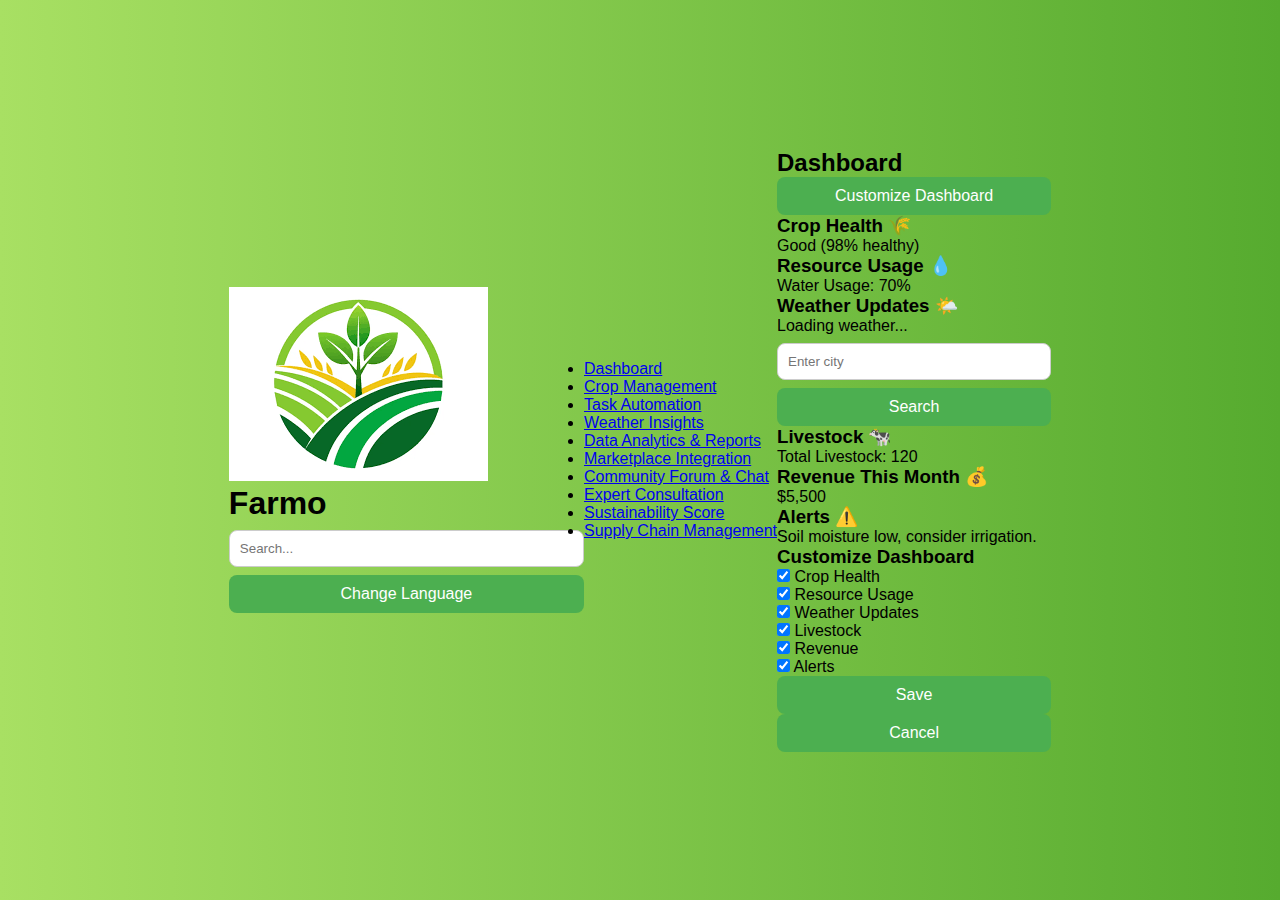
<file: index.html>
<!DOCTYPE html>
<html lang="en">
<head>
    <meta charset="UTF-8">
    <meta name="viewport" content="width=device-width, initial-scale=1.0">
    <title>Farmo Dashboard</title>
    <link rel="stylesheet" href="index.css">
</head>
<body>
    <header class="header">
        <div class="logo">
            <img src="farmLogo.png" alt="Farmo Logo">
            <h1>Farmo</h1>
        </div>
        <div class="header-right">
            <input type="text" placeholder="Search..." id="searchBox">
            <button id="languageButton">Change Language</button>
        </div>
    </header>

    <nav class="sidebar">
        <ul>
            <li><a href="index.html">Dashboard</a></li>
            <li><a href="#">Crop Management</a></li>
            <li><a href="taskAutomation.html">Task Automation</a></li>
            <li><a href="#">Weather Insights</a></li>
            <li><a href="#">Data Analytics & Reports</a></li>
            <li><a href="#">Marketplace Integration</a></li>
            <li><a href="communityForum.html">Community Forum & Chat</a></li>
            <li><a href="#">Expert Consultation</a></li>
            <li><a href="#">Sustainability Score</a></li>
            <li><a href="#">Supply Chain Management</a></li>
        </ul>
    </nav>

    <main class="main-content">
        <div class="dashboard-header">
            <h2>Dashboard</h2>
            <div id="currentDate"></div>
            <button id="customizeButton">Customize Dashboard</button>
        </div>

        <div class="cards-container">
            <!-- Crop Health -->
            <div class="card" id="cropHealthCard">
                <h3>Crop Health 🌾</h3>
                <p>Good (98% healthy)</p>
            </div>

            <!-- Resource Usage -->
            <div class="card" id="resourceUsageCard">
                <h3>Resource Usage 💧</h3>
                <p>Water Usage: 70%</p>
            </div>

            <!-- Weather Updates -->
            <div class="card" id="weatherUpdatesCard">
                <h3>Weather Updates 🌤️</h3>
                <p id="weatherInfo">Loading weather...</p>
                <input type="text" id="cityInput" placeholder="Enter city">
                <button id="citySearchButton">Search</button>
            </div>

            <!-- Livestock -->
            <div class="card" id="livestockCard">
                <h3>Livestock 🐄</h3>
                <p>Total Livestock: 120</p>
            </div>

            <!-- Revenue -->
            <div class="card" id="revenueCard">
                <h3>Revenue This Month 💰</h3>
                <p>$5,500</p>
            </div>

            <!-- Alerts -->
            <div class="card" id="alertsCard">
                <h3>Alerts ⚠️</h3>
                <p>Soil moisture low, consider irrigation.</p>
            </div>
        </div>

        <!-- Modal for customization -->
        <div id="customizeModal" class="modal">
            <div class="modal-content">
                <h3>Customize Dashboard</h3>
                <label><input type="checkbox" id="toggleCropHealth" checked> Crop Health</label><br>
                <label><input type="checkbox" id="toggleResourceUsage" checked> Resource Usage</label><br>
                <label><input type="checkbox" id="toggleWeatherUpdates" checked> Weather Updates</label><br>
                <label><input type="checkbox" id="toggleLivestock" checked> Livestock</label><br>
                <label><input type="checkbox" id="toggleRevenue" checked> Revenue</label><br>
                <label><input type="checkbox" id="toggleAlerts" checked> Alerts</label><br>
                <button id="saveSettings">Save</button>
                <button id="closeModal">Cancel</button>
            </div>
        </div>
    </main>

    <script src="index.js"></script>
</body>
</html>
</file>
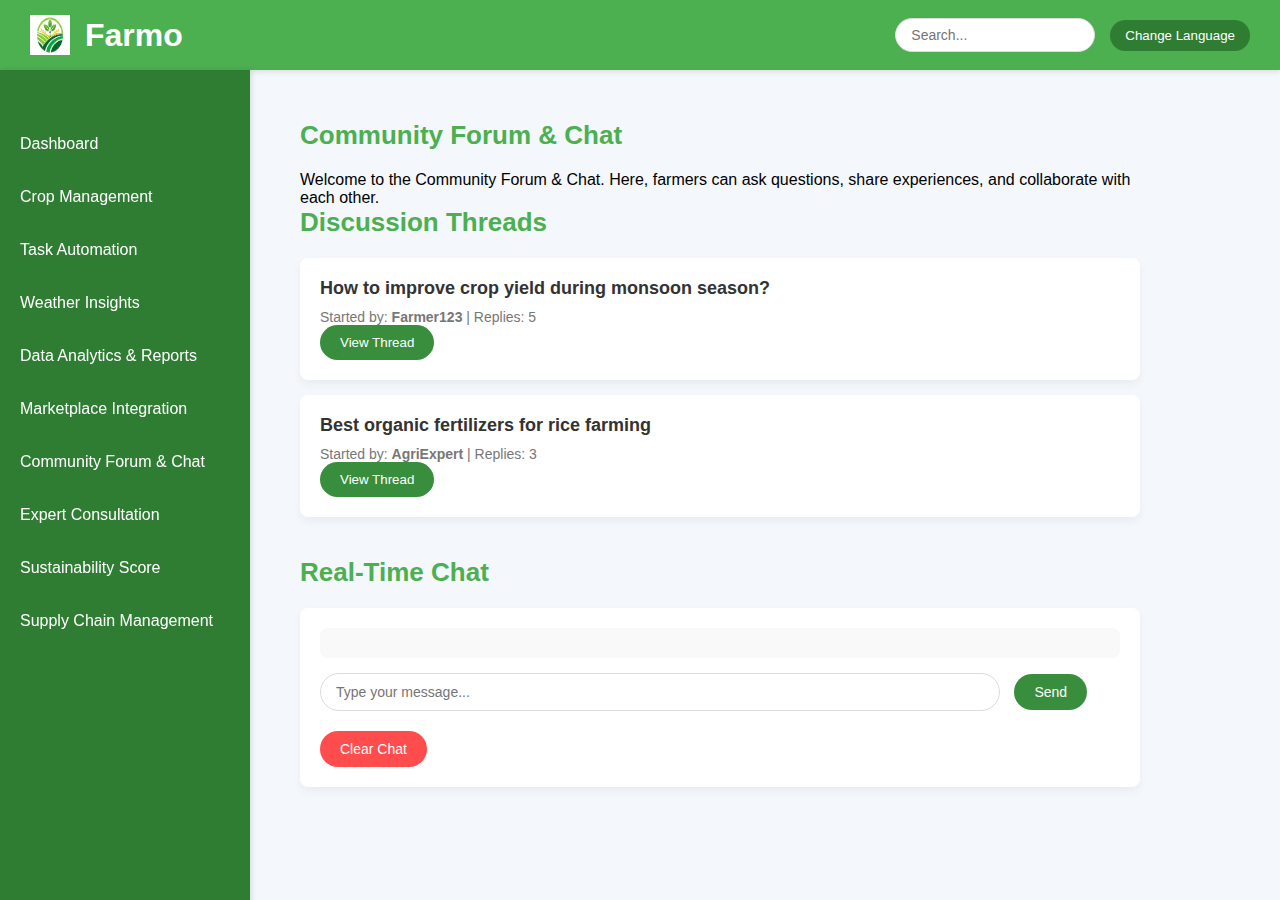
<file: community_forum_chat.html>
<!DOCTYPE html>
<html lang="en">
<head>
    <meta charset="UTF-8">
    <meta name="viewport" content="width=device-width, initial-scale=1.0">
    <title>Community Forum & Chat - Farmo Dashboard</title>
    <link rel="stylesheet" href="community_forum_chat.css">
</head>
<body>
    <header class="header">
        <div class="logo">
            <img src="farmLogo.png" alt="Farmo Logo">
            <h1>Farmo</h1>
        </div>
        <div class="header-right">
            <input type="text" placeholder="Search..." id="searchBox">
            <button id="languageButton">Change Language</button>
        </div>
    </header>

    <nav class="sidebar">
        <ul>
            <li><a href="index.html">Dashboard</a></li>
            <li><a href="#">Crop Management</a></li>
            <li><a href="taskAutomation.html">Task Automation</a></li>
            <li><a href="#">Weather Insights</a></li>
            <li><a href="#">Data Analytics & Reports</a></li>
            <li><a href="#">Marketplace Integration</a></li>
            <li><a href="community_forum_chat.html">Community Forum & Chat</a></li>
            <li><a href="#">Expert Consultation</a></li>
            <li><a href="#">Sustainability Score</a></li>
            <li><a href="#">Supply Chain Management</a></li>
        </ul>
    </nav>

    <main class="main-content">
        <h2>Community Forum & Chat</h2>
        <p>Welcome to the Community Forum & Chat. Here, farmers can ask questions, share experiences, and collaborate with each other.</p>

        <div class="forum-section">
            <h3>Discussion Threads</h3>
            <div class="thread-list">
                <div class="thread">
                    <h4>How to improve crop yield during monsoon season?</h4>
                    <p>Started by: <strong>Farmer123</strong> | Replies: 5</p>
                    <button class="view-thread-btn">View Thread</button>
                </div>
                <div class="thread">
                    <h4>Best organic fertilizers for rice farming</h4>
                    <p>Started by: <strong>AgriExpert</strong> | Replies: 3</p>
                    <button class="view-thread-btn">View Thread</button>
                </div>
                <!-- More threads can be added here -->
            </div>
        </div>

        <div class="chat-section">
            <h3>Real-Time Chat</h3>
            <div class="chat-box">
                <div class="messages" id="chatMessages">
                    <!-- Chat messages will be dynamically added here -->
                </div>
                <input type="text" id="chatInput" placeholder="Type your message...">
                <button id="sendMessageBtn">Send</button>
                <button id="clearChatBtn" class="clear-chat-btn">Clear Chat</button>

            </div>
        </div>

    </main>

    <script src="community_forum_chat.js"></script>
</body>
</html>
</file>
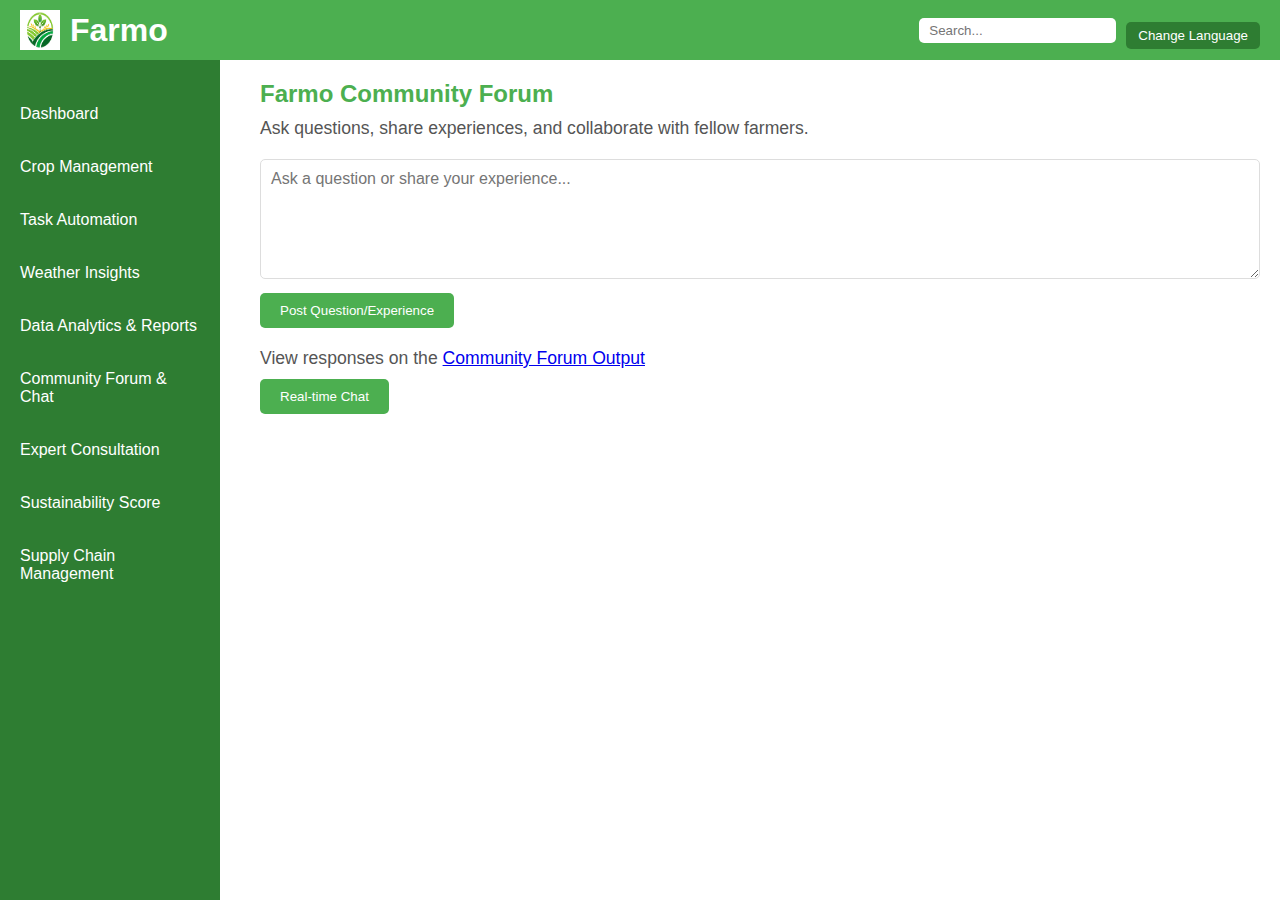
<file: communityForum.html>
<!DOCTYPE html>
<html lang="en">
<head>
    <meta charset="UTF-8">
    <meta name="viewport" content="width=device-width, initial-scale=1.0">
    <title>Farmo Community Forum</title>
    <link rel="stylesheet" href="communityForum.css">
</head>
<body>
    <header class="header">
        <div class="logo">
            <img src="farmLogo.png" alt="Farmo Logo">
            <h1>Farmo</h1>
        </div>
        <div class="header-right">
            <input type="text" placeholder="Search..." id="searchBox">
            <button id="languageButton">Change Language</button>
        </div>
    </header>

    <nav class="sidebar">
        <ul>
            <li><a href="index.html">Dashboard</a></li>
            <li><a href="crop-management.html">Crop Management</a></li>
            <li><a href="taskAutomation.html">Task Automation</a></li>
            <li><a href="weather.html">Weather Insights</a></li>
            <li><a href="analytics.html">Data Analytics & Reports</a></li>
            <!-- <li><a href="#">Marketplace Integration</a></li> -->
            <li><a href="communityForum.html">Community Forum & Chat</a></li>
            <li><a class="active" href="expert.html">Expert Consultation</a></li>
            <li><a href="sustainability.html">Sustainability Score</a></li>
            <li><a href="supply.html">Supply Chain Management</a></li>
        </ul>
    </nav>

    <main class="main-content">
        <h2>Farmo Community Forum</h2>
        <p>Ask questions, share experiences, and collaborate with fellow farmers.</p>

        <div class="forum-input">
            <textarea id="userInput" placeholder="Ask a question or share your experience..."></textarea>
            <button id="outputButton">Post Question/Experience</button>
        </div>

        <div class="forum-output">
            <p>View responses on the <a href="communityForum2.html" id="forumLink">Community Forum Output</a></p>
        </div>

        <button id="messageButton">Real-time Chat</button>
        <div id="chatModal" class="chat-container" style="display: none;">
            <div class="chat-box" id="chatBox"></div>
            <input type="text" id="chatInput" placeholder="Type a message..." />
            <button id="sendButton">Send</button>
        </div>
    </main>

    <script src="communityForum.js"></script>
    
</body>
</html>
</file>
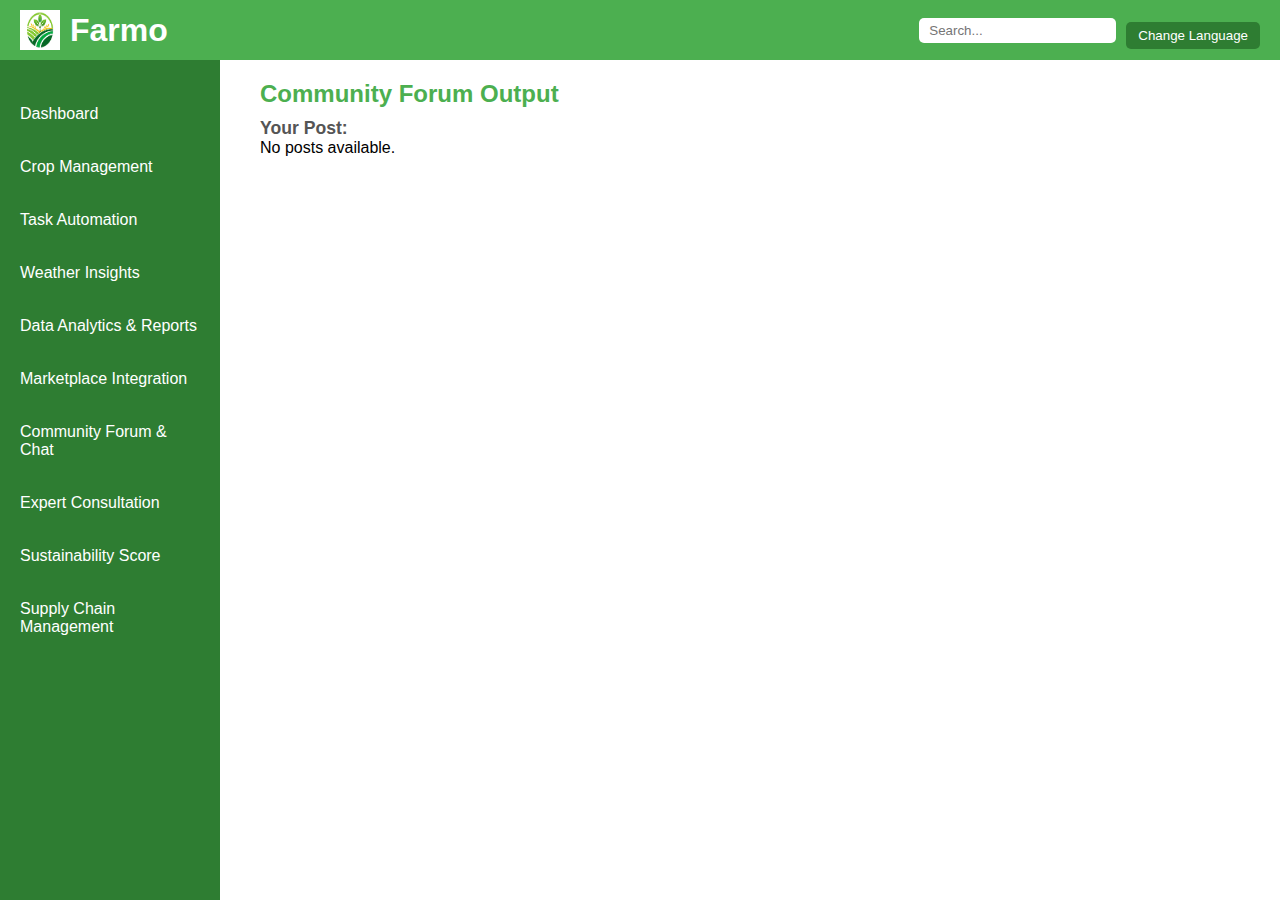
<file: communityForum2.html>
<!DOCTYPE html>
<html lang="en">
<head>
    <meta charset="UTF-8">
    <meta name="viewport" content="width=device-width, initial-scale=1.0">
    <title>Farmo Community Forum - Output</title>
    <link rel="stylesheet" href="communityForum.css">
</head>
<body>
    <header class="header">
        <div class="logo">
            <img src="farmLogo.png" alt="Farmo Logo">
            <h1>Farmo</h1>
        </div>
        <div class="header-right">
            <input type="text" placeholder="Search..." id="searchBox">
            <button id="languageButton">Change Language</button>
        </div>
    </header>

    <nav class="sidebar">
        <ul>
            <li><a href="index.html">Dashboard</a></li>
            <li><a href="#">Crop Management</a></li>
            <li><a href="taskAutomation.html">Task Automation</a></li>
            <li><a href="#">Weather Insights</a></li>
            <li><a href="#">Data Analytics & Reports</a></li>
            <li><a href="#">Marketplace Integration</a></li>
            <li><a href="communityForum.html">Community Forum & Chat</a></li>
            <li><a href="#">Expert Consultation</a></li>
            <li><a href="#">Sustainability Score</a></li>
            <li><a href="#">Supply Chain Management</a></li>
        </ul>
    </nav>

    <main class="main-content">
        <h2>Community Forum Output</h2>
        <p><strong>Your Post:</strong></p>
        <div id="userPostOutput">
            <!-- User's input will appear here -->
        </div>
    </main>

    <script src="communityForum2.js"></script>
</body>
</html>
</file>
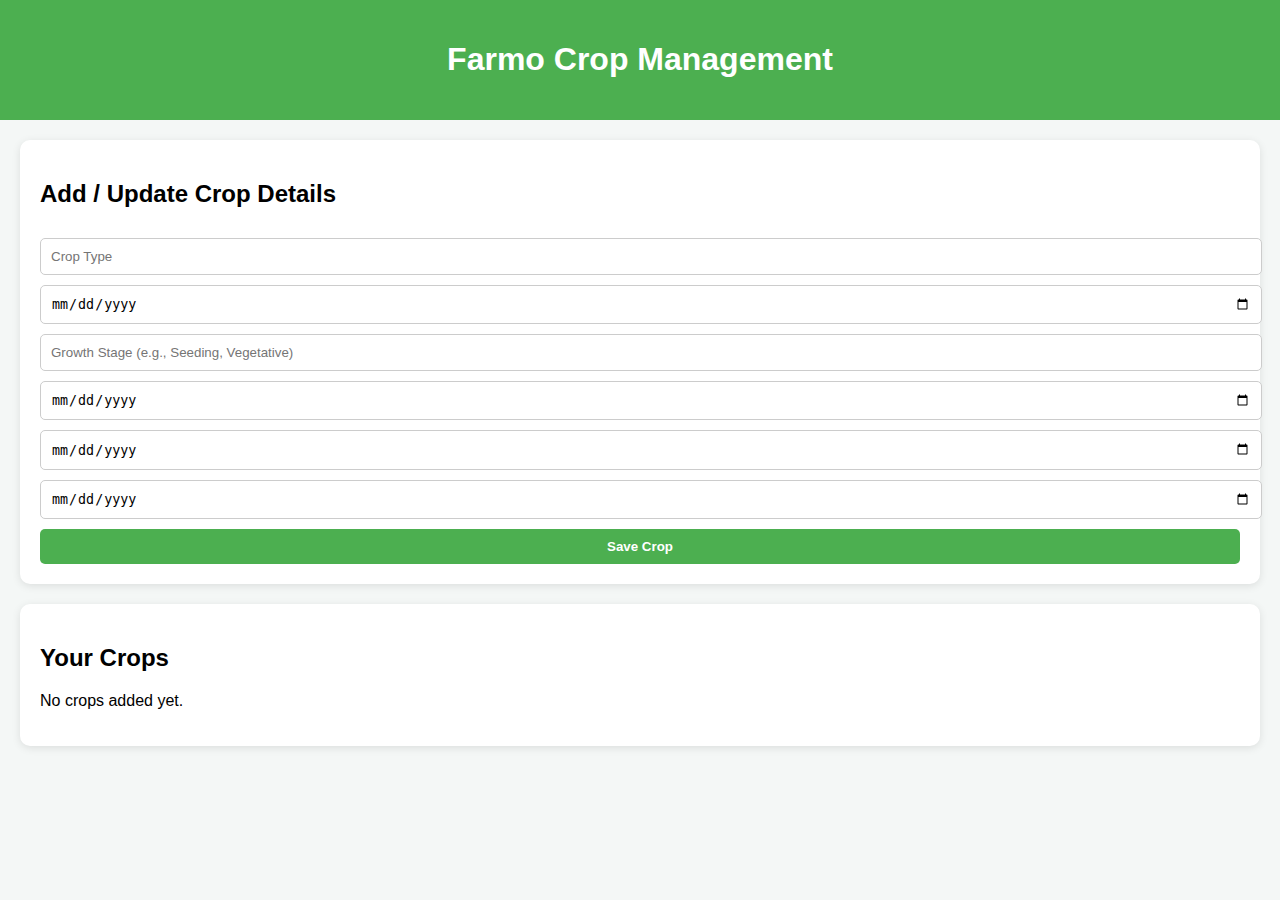
<file: crop-management.html>
<!DOCTYPE html>
<html lang="en">
<head>
  <meta charset="UTF-8">
  <meta name="viewport" content="width=device-width, initial-scale=1">
  <title>Crop Management</title>
  <link rel="stylesheet" href="crop-management.css">
</head>
<body>

<header class="header">
  <h1>Farmo Crop Management</h1>
</header>

<main class="main-content">
  <section class="crop-form-section">
    <h2>Add / Update Crop Details</h2>
    <form id="cropForm">
      <input type="text" id="cropType" placeholder="Crop Type" required>
      <input type="date" id="plantingDate" required>
      <input type="text" id="growthStage" placeholder="Growth Stage (e.g., Seeding, Vegetative)" required>
      <input type="date" id="wateringSchedule" placeholder="Next Watering Date" required>
      <input type="date" id="fertilizationDate" placeholder="Next Fertilization Date" required>
      <input type="date" id="harvestingDate" placeholder="Expected Harvesting Date" required>
      <button type="submit">Save Crop</button>
    </form>
  </section>

  <section class="crop-list-section">
    <h2>Your Crops</h2>
    <div id="cropList"></div>
  </section>
</main>

<script src="crop-management.js"></script>

</body>
</html>
</file>
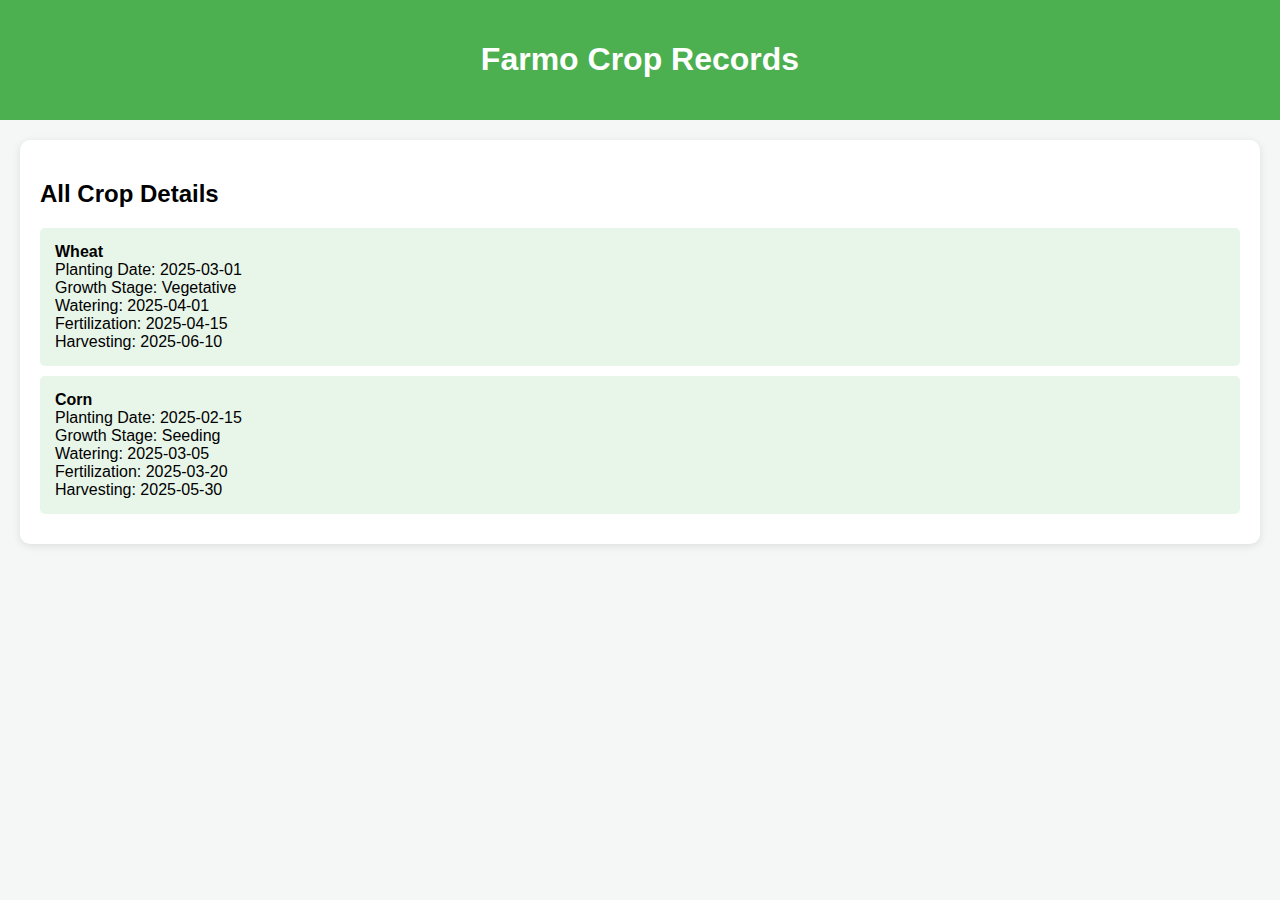
<file: crop-view.html>
<!DOCTYPE html>
<html lang="en">
<head>
  <meta charset="UTF-8">
  <meta name="viewport" content="width=device-width, initial-scale=1">
  <title>Crop Records</title>
  <link rel="stylesheet" href="crop-view.css">
</head>
<body>

<header class="header">
  <h1>Farmo Crop Records</h1>
</header>

<main class="main-content">
  <section class="crop-records">
    <h2>All Crop Details</h2>
    <div id="recordList">
      <!-- Crops will be loaded here -->
    </div>
  </section>
</main>

<script src="crop-view.js"></script>

</body>
</html>
</file>
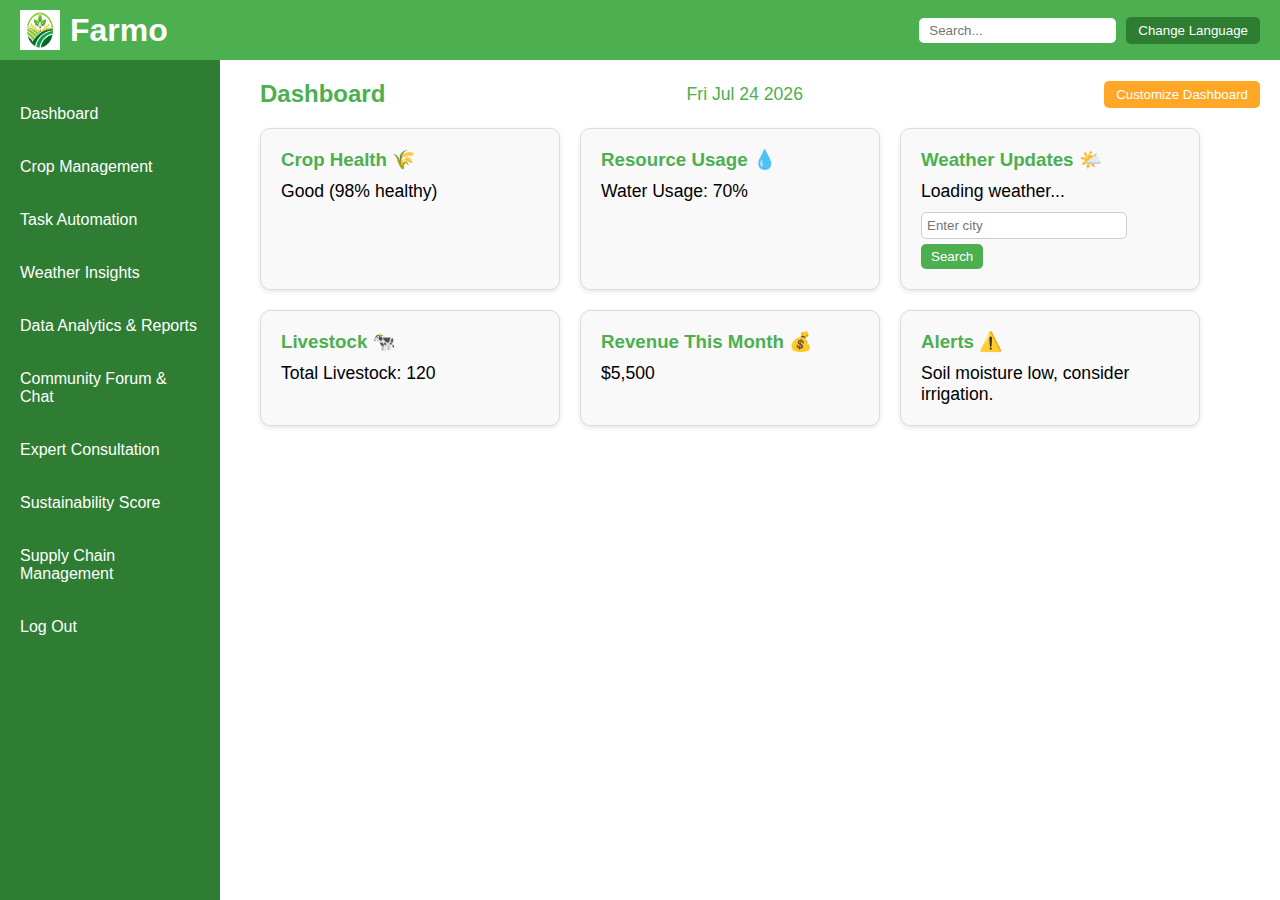
<file: dashboard.html>
<!DOCTYPE html>
<html lang="en">
<head>
    <meta charset="UTF-8">
    <meta name="viewport" content="width=device-width, initial-scale=1.0">
    <title>Farmo Dashboard</title>
    <link rel="stylesheet" href="dashboard.css">
</head>
<body>
    <header class="header">
        <div class="logo">
            <img src="farmLogo.png" alt="Farmo Logo">
            <h1>Farmo</h1>
        </div>
        <div class="header-right">
            <input type="text" placeholder="Search..." id="searchBox">
            <button id="languageButton">Change Language</button>
        </div>
    </header>

    <nav class="sidebar">
        <ul>
            <li><a href="dashboard.html">Dashboard</a></li>
            <li><a href="crop-management.html">Crop Management</a></li>
            <li><a href="taskAutomation.html">Task Automation</a></li>
            <li><a href="weather.html">Weather Insights</a></li>
            <li><a href="analytics.html">Data Analytics & Reports</a></li>
            <!-- <li><a href="#">Marketplace Integration</a></li> -->
            <li><a href="communityForum.html">Community Forum & Chat</a></li>
            <li><a class="active" href="expert.html">Expert Consultation</a></li>
            <li><a href="sustainability.html">Sustainability Score</a></li>
            <li><a href="supply.html">Supply Chain Management</a></li>
            <li><a href="index.html">Log Out</a></li>

        </ul>
    </nav>

    <main class="main-content">
        <div class="dashboard-header">
            <h2>Dashboard</h2>
            <div id="currentDate"></div>
            <button id="customizeButton">Customize Dashboard</button>
        </div>

        <div class="cards-container">
            <!-- Crop Health -->
            <div class="card" id="cropHealthCard">
                <h3>Crop Health 🌾</h3>
                <p>Good (98% healthy)</p>
            </div>

            <!-- Resource Usage -->
            <div class="card" id="resourceUsageCard">
                <h3>Resource Usage 💧</h3>
                <p>Water Usage: 70%</p>
            </div>

            <!-- Weather Updates -->
            <div class="card" id="weatherUpdatesCard">
                <h3>Weather Updates 🌤️</h3>
                <p id="weatherInfo">Loading weather...</p>
                <input type="text" id="cityInput" placeholder="Enter city">
                <button id="citySearchButton">Search</button>
            </div>

            <!-- Livestock -->
            <div class="card" id="livestockCard">
                <h3>Livestock 🐄</h3>
                <p>Total Livestock: 120</p>
            </div>

            <!-- Revenue -->
            <div class="card" id="revenueCard">
                <h3>Revenue This Month 💰</h3>
                <p>$5,500</p>
            </div>

            <!-- Alerts -->
            <div class="card" id="alertsCard">
                <h3>Alerts ⚠️</h3>
                <p>Soil moisture low, consider irrigation.</p>
            </div>
        </div>

        <!-- Modal for customization -->
        <div id="customizeModal" class="modal">
            <div class="modal-content">
                <h3>Customize Dashboard</h3>
                <label><input type="checkbox" id="toggleCropHealth" checked> Crop Health</label><br>
                <label><input type="checkbox" id="toggleResourceUsage" checked> Resource Usage</label><br>
                <label><input type="checkbox" id="toggleWeatherUpdates" checked> Weather Updates</label><br>
                <label><input type="checkbox" id="toggleLivestock" checked> Livestock</label><br>
                <label><input type="checkbox" id="toggleRevenue" checked> Revenue</label><br>
                <label><input type="checkbox" id="toggleAlerts" checked> Alerts</label><br>
                <button id="saveSettings">Save</button>
                <button id="closeModal">Cancel</button>
            </div>
        </div>
    </main>

    <script src="dashboard.js"></script>
</body>
</html>
</file>
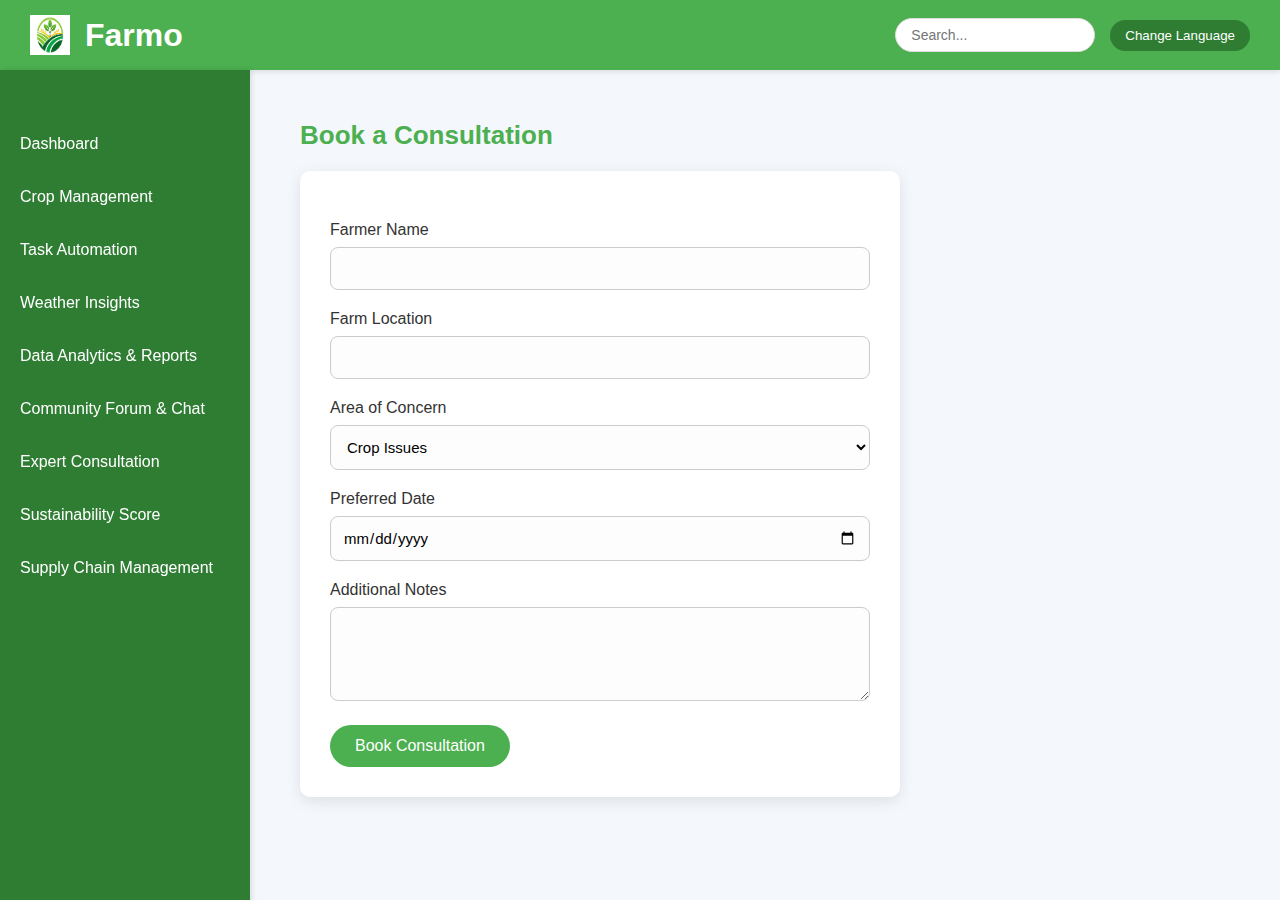
<file: expert.html>
<!DOCTYPE html>
<html lang="en">
<head>
    <meta charset="UTF-8">
    <meta name="viewport" content="width=device-width, initial-scale=1.0">
    <title>Expert Consultation - Farmo</title>
    <link rel="stylesheet" href="expert.css">
</head>
<body>
    <header class="header">
        <div class="logo">
            <img src="farmLogo.png" alt="Farmo Logo">
            <h1>Farmo</h1>
        </div>
        <div class="header-right">
            <input type="text" placeholder="Search..." id="searchBox">
            <button id="languageButton">Change Language</button>
        </div>
    </header>

    <nav class="sidebar">
        <ul>
           <li><a href="index.html">Dashboard</a></li>
            <li><a href="crop-management.html">Crop Management</a></li>
            <li><a href="taskAutomation.html">Task Automation</a></li>
            <li><a href="weather.html">Weather Insights</a></li>
            <li><a href="analytics.html">Data Analytics & Reports</a></li>
            <!-- <li><a href="#">Marketplace Integration</a></li> -->
            <li><a href="communityForum.html">Community Forum & Chat</a></li>
            <li><a class="active" href="expert.html">Expert Consultation</a></li>
            <li><a href="sustainability.html">Sustainability Score</a></li>
            <li><a href="supply.html">Supply Chain Management</a></li> 
        </ul>
    </nav>

    <main class="main-content">
        <h2>Book a Consultation</h2>
        <form class="consultation-form">
            <label for="farmerName">Farmer Name</label>
            <input type="text" id="farmerName" required>

            <label for="farmLocation">Farm Location</label>
            <input type="text" id="farmLocation" required>

            <label for="expertiseArea">Area of Concern</label>
            <select id="expertiseArea">
                <option value="crop">Crop Issues</option>
                <option value="soil">Soil Quality</option>
                <option value="pest">Pest Control</option>
                <option value="climate">Climate Adaptation</option>
            </select>

            <label for="preferredDate">Preferred Date</label>
            <input type="date" id="preferredDate" required>

            <label for="notes">Additional Notes</label>
            <textarea id="notes" rows="4"></textarea>

            <button type="submit">Book Consultation</button>
        </form>
    </main>

    <script src="expert.js"></script>
</body>
</html>
</file>
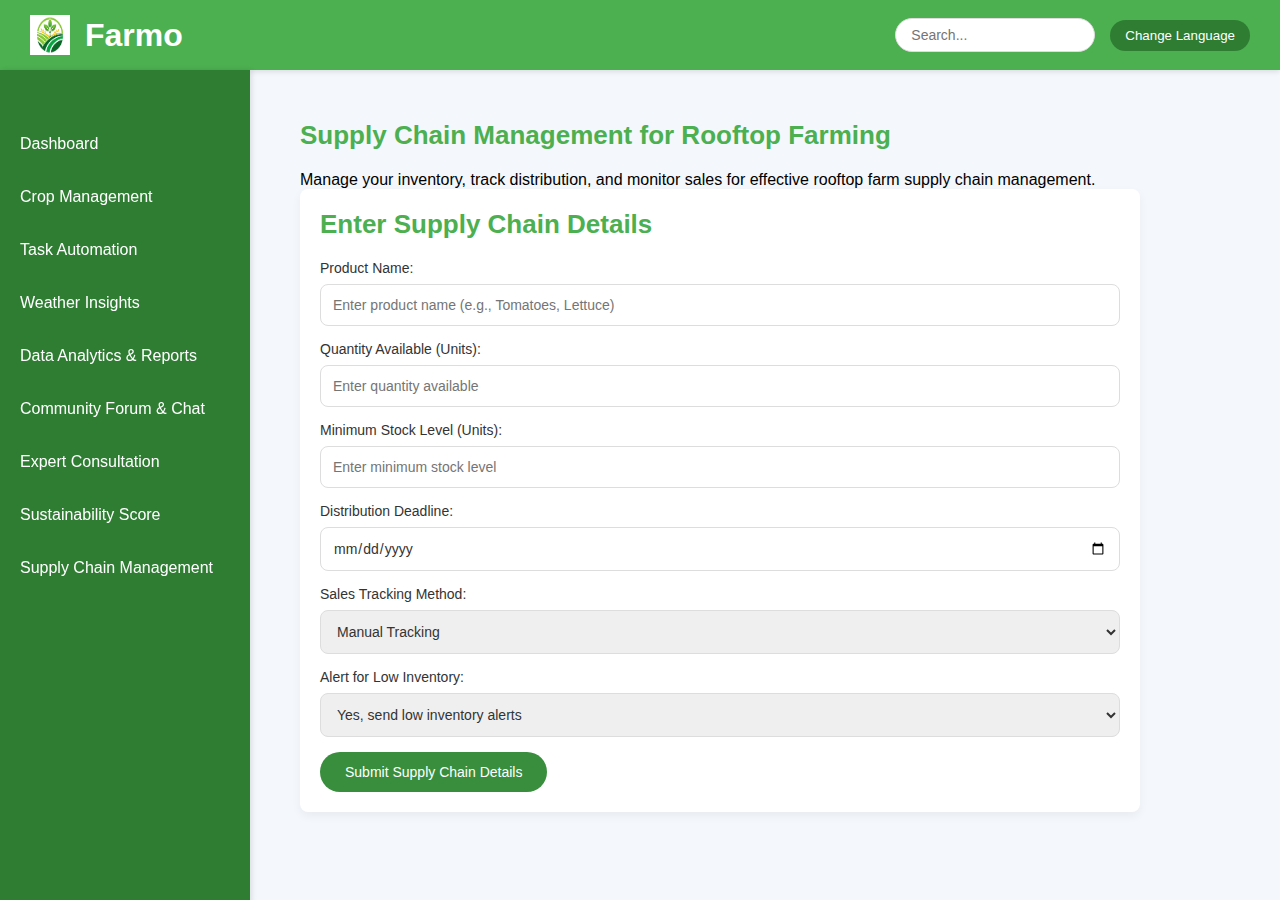
<file: supplyChainManagement.html>
<!DOCTYPE html>
<html lang="en">
<head>
    <meta charset="UTF-8">
    <meta name="viewport" content="width=device-width, initial-scale=1.0">
    <title>Supply Chain Management</title>
    <link rel="stylesheet" href="supplyChainManagement.css">
</head>
<body>
    <header class="header">
        <div class="logo">
            <img src="farmLogo.png" alt="Farmo Logo">
            <h1>Farmo</h1>
        </div>
        <div class="headerRight">
            <input type="text" placeholder="Search..." id="searchBox">
            <button id="languageButton">Change Language</button>
        </div>
    </header>

    <nav class="sidebar">
        <ul>
            <li><a href="index.html">Dashboard</a></li>
            <li><a href="crop-management.html">Crop Management</a></li>
            <li><a href="taskAutomation.html">Task Automation</a></li>
            <li><a href="weather.html">Weather Insights</a></li>
            <li><a href="analytics.html">Data Analytics & Reports</a></li>
            <!-- <li><a href="#">Marketplace Integration</a></li> -->
            <li><a href="communityForum.html">Community Forum & Chat</a></li>
            <li><a class="active" href="expert.html">Expert Consultation</a></li>
            <li><a href="sustainability.html">Sustainability Score</a></li>
            <li><a href="supply.html">Supply Chain Management</a></li>
        </ul>
    </nav>

    <main class="mainContent">
        <h2>Supply Chain Management for Rooftop Farming</h2>
        <p>Manage your inventory, track distribution, and monitor sales for effective rooftop farm supply chain management.</p>

        <div class="formSection">
            <h3>Enter Supply Chain Details</h3>
            <form id="scmForm">
                <!-- Product Details -->
                <label for="productName">Product Name:</label>
                <input type="text" id="productName" name="productName" placeholder="Enter product name (e.g., Tomatoes, Lettuce)" required>

                <!-- Quantity Available -->
                <label for="quantityAvailable">Quantity Available (Units):</label>
                <input type="number" id="quantityAvailable" name="quantityAvailable" placeholder="Enter quantity available" required>

                <!-- Minimum Stock Level -->
                <label for="minStock">Minimum Stock Level (Units):</label>
                <input type="number" id="minStock" name="minStock" placeholder="Enter minimum stock level" required>

                <!-- Distribution Deadline -->
                <label for="distributionDeadline">Distribution Deadline:</label>
                <input type="date" id="distributionDeadline" name="distributionDeadline" required>

                <!-- Sales Tracking -->
                <label for="salesTracking">Sales Tracking Method:</label>
                <select id="salesTracking" name="salesTracking" required>
                    <option value="manual">Manual Tracking</option>
                    <option value="automated">Automated Sales System</option>
                    <option value="none">No Sales Tracking</option>
                </select>

                <!-- Supply Chain Alerts -->
                <label for="alerts">Alert for Low Inventory:</label>
                <select id="alerts" name="alerts" required>
                    <option value="yes">Yes, send low inventory alerts</option>
                    <option value="no">No alerts</option>
                </select>

                <!-- Submit Button -->
                <button type="submit">Submit Supply Chain Details</button>
            </form>
        </div>
    </main>

    <script src="supplyChainManagement.js"></script>
</body>
</html>
</file>
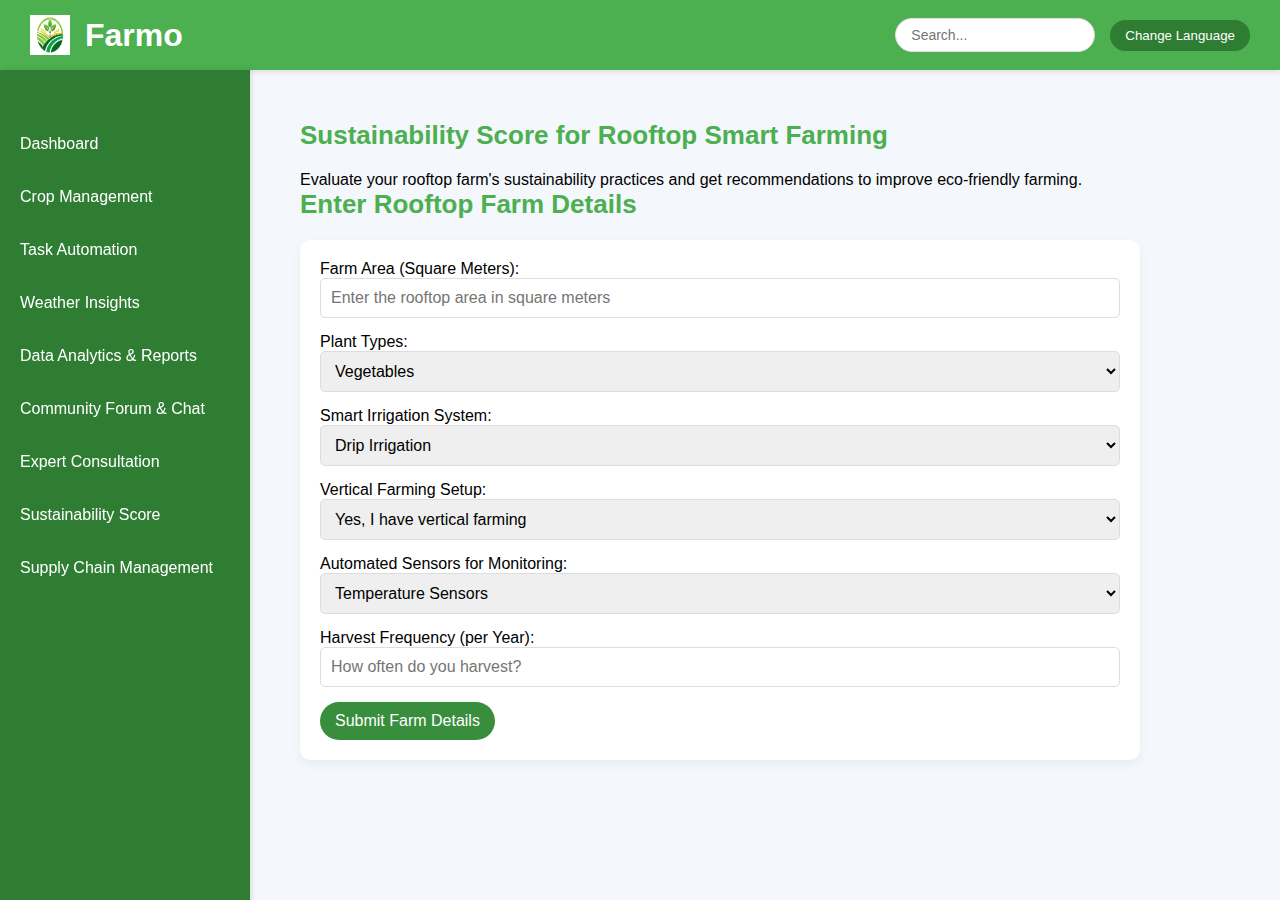
<file: sustainability.html>
<!DOCTYPE html>
<html lang="en">
<head>
    <meta charset="UTF-8">
    <meta name="viewport" content="width=device-width, initial-scale=1.0">
    <title>Sustainability Score</title>
    <link rel="stylesheet" href="sustainability.css">
</head>
<body>
    <header class="header">
        <div class="logo">
            <img src="farmLogo.png" alt="Farmo Logo">
            <h1>Farmo</h1>
        </div>
        <div class="header-right">
            <input type="text" placeholder="Search..." id="searchBox">
            <button id="languageButton">Change Language</button>
        </div>
    </header>

    <nav class="sidebar">
        <ul>
            <li><a href="index.html">Dashboard</a></li>
            <li><a href="crop-management.html">Crop Management</a></li>
            <li><a href="taskAutomation.html">Task Automation</a></li>
            <li><a href="weather.html">Weather Insights</a></li>
            <li><a href="analytics.html">Data Analytics & Reports</a></li>
            <!-- <li><a href="#">Marketplace Integration</a></li> -->
            <li><a href="communityForum.html">Community Forum & Chat</a></li>
            <li><a class="active" href="expert.html">Expert Consultation</a></li>
            <li><a href="sustainability.html">Sustainability Score</a></li>
            <li><a href="supply.html">Supply Chain Management</a></li>
        </ul>
    </nav>

    <main class="main-content">
        <h2>Sustainability Score for Rooftop Smart Farming</h2>
        <p>Evaluate your rooftop farm's sustainability practices and get recommendations to improve eco-friendly farming.</p>

        <div class="form-section">
            <h3>Enter Rooftop Farm Details</h3>
            <form id="sustainabilityForm">
                <!-- Farm Area -->
                <label for="farmSize">Farm Area (Square Meters):</label>
                <input type="number" id="farmSize" name="farmSize" placeholder="Enter the rooftop area in square meters" required>

                <!-- Plant Types -->
                <label for="plantTypes">Plant Types:</label>
                <select id="plantTypes" name="plantTypes" required>
                    <option value="vegetables">Vegetables</option>
                    <option value="herbs">Herbs</option>
                    <option value="fruits">Fruits</option>
                    <option value="flowers">Flowers</option>
                    <option value="mixed">Mixed Plants</option>
                </select>

                <!-- Smart Irrigation -->
                <label for="irrigation">Smart Irrigation System:</label>
                <select id="irrigation" name="irrigation" required>
                    <option value="drip">Drip Irrigation</option>
                    <option value="sprinkler">Sprinkler System</option>
                    <option value="misting">Misting System</option>
                    <option value="none">No Irrigation</option>
                </select>

                <!-- Vertical Farming Options -->
                <label for="verticalFarming">Vertical Farming Setup:</label>
                <select id="verticalFarming" name="verticalFarming" required>
                    <option value="yes">Yes, I have vertical farming</option>
                    <option value="no">No, I do not use vertical farming</option>
                </select>

                <!-- Automated Sensors -->
                <label for="sensors">Automated Sensors for Monitoring:</label>
                <select id="sensors" name="sensors" required>
                    <option value="temperature">Temperature Sensors</option>
                    <option value="humidity">Humidity Sensors</option>
                    <option value="moisture">Soil Moisture Sensors</option>
                    <option value="none">No Automated Sensors</option>
                </select>

                <!-- Harvest Frequency -->
                <label for="harvestFrequency">Harvest Frequency (per Year):</label>
                <input type="number" id="harvestFrequency" name="harvestFrequency" placeholder="How often do you harvest?" required>

                <!-- Submit Button -->
                <button type="submit">Submit Farm Details</button>
            </form>
        </div>
    </main>

    <script src="sustainability.js"></script>
</body>
</html>
</file>
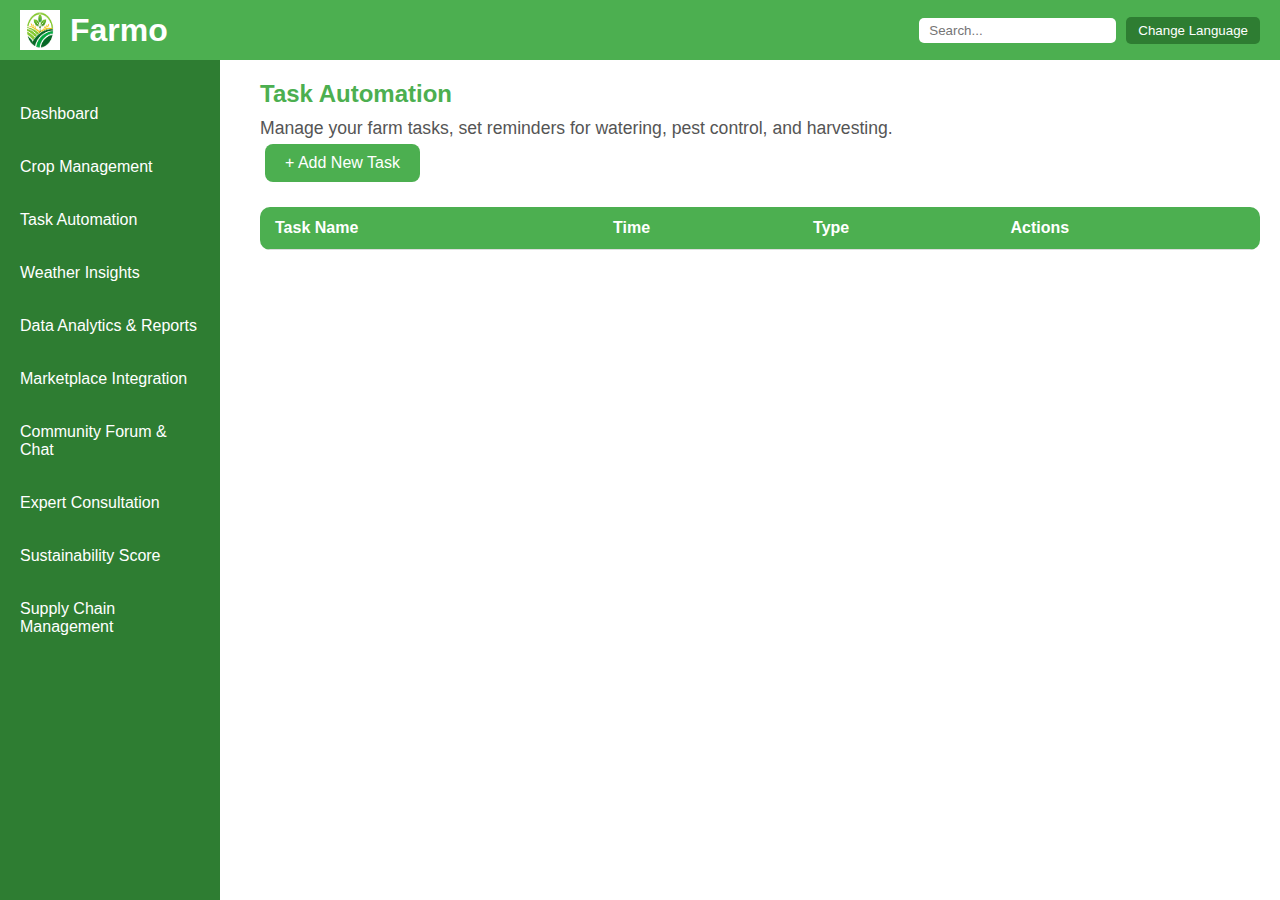
<file: taskAutomation.html>
<!DOCTYPE html>
<html lang="en">
<head>
    <meta charset="UTF-8">
    <meta name="viewport" content="width=device-width, initial-scale=1.0">
    <title>Farmo Dashboard</title>
    <link rel="stylesheet" href="taskAutomation.css">
</head>
<body>
    <header class="header">
        <div class="logo">
            <img src="farmLogo.png" alt="Farmo Logo">
            <h1>Farmo</h1>
        </div>
        <div class="header-right">
            <input type="text" placeholder="Search..." id="searchBox">
            <button id="languageButton">Change Language</button>
        </div>
    </header>

    <nav class="sidebar">
        <ul>
            <li><a href="index.html">Dashboard</a></li>
            <li><a href="#">Crop Management</a></li>
            <li><a href="taskAutomation.html">Task Automation</a></li>
            <li><a href="#">Weather Insights</a></li>
            <li><a href="#">Data Analytics & Reports</a></li>
            <li><a href="#">Marketplace Integration</a></li>
            <li><a href="#">Community Forum & Chat</a></li>
            <li><a href="#">Expert Consultation</a></li>
            <li><a href="#">Sustainability Score</a></li>
            <li><a href="#">Supply Chain Management</a></li>
        </ul>
    </nav>

    <!-- Add this code to your Task Automation page -->
    <main class="main-content">
        <h2>Task Automation</h2>
        <p>Manage your farm tasks, set reminders for watering, pest control, and harvesting.</p>
    
        <!-- Task List Table -->
        <div class="task-list">
            <button id="addTaskButton" class="modern-button">+ Add New Task</button>
    
            <table class="task-table">
                <thead>
                    <tr>
                        <th>Task Name</th>
                        <th>Time</th>
                        <th>Type</th>
                        <th>Actions</th>
                    </tr>
                </thead>
                <tbody id="taskList">
                    <!-- Task rows will appear here -->
                </tbody>
            </table>
        </div>
    
        <!-- Add/Edit Task Form -->
        <div id="taskFormContainer" class="task-form-container">
            <h3 id="formTitle">Add New Task</h3>
            <form id="taskForm">
                <input type="text" id="taskName" placeholder="Task Name" required />
                <input type="datetime-local" id="taskTime" required />
                <select id="taskType">
                    <option value="watering">Watering</option>
                    <option value="pest_control">Pest Control</option>
                    <option value="harvesting">Harvesting</option>
                </select>
                <div class="form-buttons">
                    <button type="submit" class="modern-button green">Save Task</button>
                    <button type="button" id="cancelTaskButton" class="modern-button gray">Cancel</button>
                </div>
            </form>
        </div>
    </main>
    



    <script src="taskAutomation.js"></script>
</body>
</html>
</file>
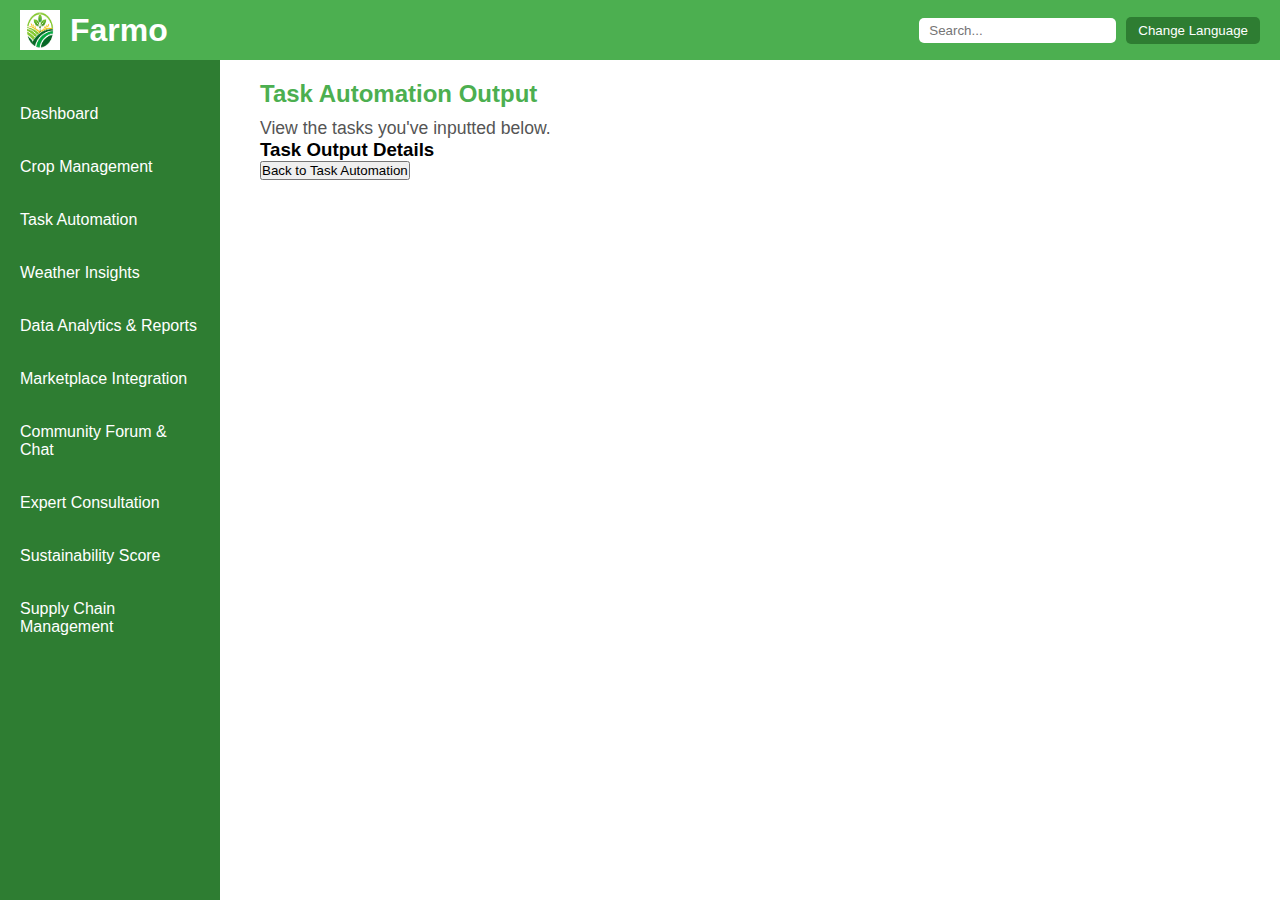
<file: taskAutomation2.html>
<!DOCTYPE html>
<html lang="en">
<head>
    <meta charset="UTF-8">
    <meta name="viewport" content="width=device-width, initial-scale=1.0">
    <title>Task Automation - Output</title>
    <link rel="stylesheet" href="taskAutomation.css">
</head>
<body>
    <header class="header">
        <div class="logo">
            <img src="farmLogo.png" alt="Farmo Logo">
            <h1>Farmo</h1>
        </div>
        <div class="header-right">
            <input type="text" placeholder="Search..." id="searchBox">
            <button id="languageButton">Change Language</button>
        </div>
    </header>

    <nav class="sidebar">
        <ul>
            <li><a href="index.html">Dashboard</a></li>
            <li><a href="#">Crop Management</a></li>
            <li><a href="taskAutomation.html">Task Automation</a></li>
            <li><a href="#">Weather Insights</a></li>
            <li><a href="#">Data Analytics & Reports</a></li>
            <li><a href="#">Marketplace Integration</a></li>
            <li><a href="communityForum.html">Community Forum & Chat</a></li>
            <li><a href="#">Expert Consultation</a></li>
            <li><a href="#">Sustainability Score</a></li>
            <li><a href="#">Supply Chain Management</a></li>
        </ul>
    </nav>

    <main class="main-content">
        <h2>Task Automation Output</h2>
        <p>View the tasks you've inputted below.</p>
        
        <div class="task-output">
            <h3>Task Output Details</h3>
            <ul id="taskOutputList">
                <!-- Task output details will be displayed here -->
            </ul>
        </div>

        <button id="backButton">Back to Task Automation</button>
    </main>

    <script src="taskAutomation2.js"></script>
</body>
</html>
</file>
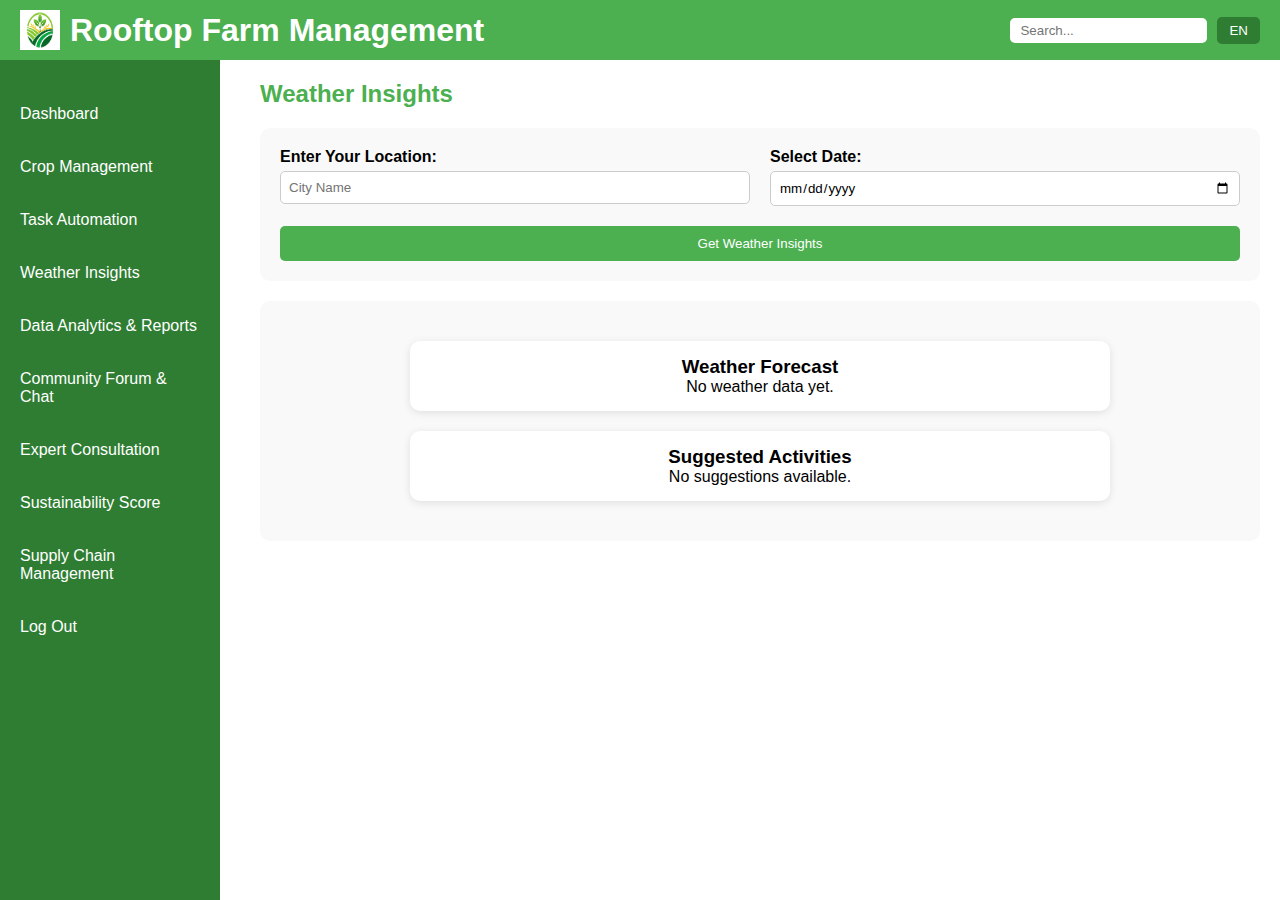
<file: weather.html>
<!DOCTYPE html>
<html lang="en">
<head>
    <meta charset="UTF-8">
    <title>Rooftop Farm Management - Weather Insights</title>
    <link rel="stylesheet" href="weather.css"> <!-- Correct link to CSS -->
</head>
<body>

    <div class="header">
        <div class="logo">
            <img src="farmLogo.png" alt="Logo">
            <h1>Rooftop Farm Management</h1>
        </div>
        <div class="header-right">
            <input type="text" placeholder="Search...">
            <button id="languageButton">EN</button>
        </div>
    </div>

    <div class="sidebar">
        <ul>
            <li><a href="dashboard.html">Dashboard</a></li>
            <li><a href="crop-management.html">Crop Management</a></li>
            <li><a href="taskAutomation.html">Task Automation</a></li>
            <li><a href="weather.html">Weather Insights</a></li>
            <li><a href="analytics.html">Data Analytics & Reports</a></li>
            <!-- <li><a href="#">Marketplace Integration</a></li> -->
            <li><a href="communityForum.html">Community Forum & Chat</a></li>
            <li><a class="active" href="expert.html">Expert Consultation</a></li>
            <li><a href="sustainability.html">Sustainability Score</a></li>
            <li><a href="supply.html">Supply Chain Management</a></li>
            <li><a href="index.html">Log Out</a></li>

            
        </ul>
    </div>

    <div class="main-content">
        <h2>Weather Insights</h2>

        <div class="form-container">
            <div class="form-group">
                <label for="locationInput">Enter Your Location:</label>
                <input type="text" id="locationInput" placeholder="City Name">
            </div>
            <div class="form-group">
                <label for="dateInput">Select Date:</label>
                <input type="date" id="dateInput">
            </div>
            <button id="fetchWeatherBtn">Get Weather Insights</button>
        </div>

        <div id="chartSection">
            <div class="chart-container">
                <h3>Weather Forecast</h3>
                <p id="weatherDetails">No weather data yet.</p>
            </div>

            <div class="chart-container">
                <h3>Suggested Activities</h3>
                <p id="activitySuggestions">No suggestions available.</p>
            </div>
        </div>
    </div>

    <script src="weather.js"></script> <!-- Correct link to JavaScript -->
</body>
</html>
</file>
<file: index.css>
* {
    box-sizing: border-box;
    margin: 0;
    padding: 0;
    font-family: "Segoe UI", sans-serif;
}

body {
    background: linear-gradient(to right, #a8e063, #56ab2f);
    display: flex;
    justify-content: center;
    align-items: center;
    height: 100vh;
}

.login-container {
    background: #ffffff;
    padding: 2rem;
    border-radius: 1rem;
    box-shadow: 0 8px 16px rgba(0,0,0,0.2);
    width: 300px;
    text-align: center;
}

.login-container h2 {
    margin-bottom: 1.5rem;
    color: #4CAF50;
}

input[type="text"],
input[type="password"] {
    width: 100%;
    padding: 10px;
    margin: 0.5rem 0;
    border: 1px solid #ccc;
    border-radius: 8px;
}

.role-selector {
    margin: 1rem 0;
    text-align: left;
}

.role-selector label {
    display: block;
    margin-bottom: 0.5rem;
    font-size: 0.9rem;
}

button {
    width: 100%;
    padding: 10px;
    background-color: #4CAF50;
    color: white;
    border: none;
    border-radius: 8px;
    font-size: 1rem;
    cursor: pointer;
    transition: background-color 0.3s;
}

button:hover {
    background-color: #45a049;
}

#message {
    margin-top: 1rem;
    color: red;
    font-size: 0.9rem;
}
</file>
<file: crop-management.css>
body {
    font-family: Arial, sans-serif;
    margin: 0;
    background: #f4f7f6;
  }
  
  .header {
    background-color: #4CAF50;
    color: white;
    padding: 20px;
    text-align: center;
  }
  
  .main-content {
    padding: 20px;
  }
  
  .crop-form-section, .crop-list-section {
    background: white;
    padding: 20px;
    margin-bottom: 20px;
    border-radius: 10px;
    box-shadow: 0 2px 8px rgba(0,0,0,0.1);
  }
  
  input, button {
    width: 100%;
    padding: 10px;
    margin-top: 10px;
    border-radius: 5px;
    border: 1px solid #ccc;
  }
  
  button {
    background-color: #4CAF50;
    color: white;
    font-weight: bold;
    cursor: pointer;
    border: none;
  }
  
  button:hover {
    background-color: #45a049;
  }
  
  .crop-item {
    background: #e8f5e9;
    padding: 15px;
    margin-bottom: 10px;
    border-radius: 5px;
  }
</file>
<file: crop-view.css>
body {
    font-family: Arial, sans-serif;
    margin: 0;
    background: #f4f7f6;
  }
  
  .header {
    background-color: #4CAF50;
    color: white;
    padding: 20px;
    text-align: center;
  }
  
  .main-content {
    padding: 20px;
  }
  
  .crop-records {
    background: white;
    padding: 20px;
    border-radius: 10px;
    box-shadow: 0 2px 8px rgba(0,0,0,0.1);
  }
  
  .record-item {
    background: #e8f5e9;
    padding: 15px;
    margin-bottom: 10px;
    border-radius: 5px;
  }
</file>
<file: community_forum_chat.css>
/* General Reset */
* {
    margin: 0;
    padding: 0;
    box-sizing: border-box;
    font-family: 'Roboto', sans-serif; /* Modern font */
}

/* Body Background */
body {
    background-color: #f4f7fc;
}

/* Header */
.header {
    display: flex;
    justify-content: space-between;
    align-items: center;
    background-color: #4CAF50;
    padding: 15px 30px;
    color: white;
    box-shadow: 0 2px 5px rgba(0, 0, 0, 0.1);
}

.logo {
    display: flex;
    align-items: center;
}

.logo img {
    width: 40px;
    height: 40px;
    margin-right: 15px;
}

.header-right {
    display: flex;
    align-items: center;
}

.header-right input[type="text"] {
    padding: 8px 15px;
    border-radius: 25px;
    border: 1px solid #ddd;
    outline: none;
    font-size: 14px;
    margin-right: 15px;
    width: 200px;
}

.header-right input[type="text"]:focus {
    border-color: #388E3C;
}

#languageButton {
    padding: 8px 15px;
    border: none;
    border-radius: 25px;
    background-color: #2E7D32;
    color: white;
    cursor: pointer;
    transition: background-color 0.3s;
}

#languageButton:hover {
    background-color: #1B5E20;
}

/* Sidebar */
.sidebar {
    width: 250px;
    background-color: #2E7D32;
    height: 100vh;
    padding-top: 40px;
    position: fixed;
    box-shadow: 2px 0 5px rgba(0, 0, 0, 0.1);
    transition: width 0.3s ease;
}

.sidebar:hover {
    width: 280px;
}

.sidebar ul {
    list-style-type: none;
    padding: 0;
}

.sidebar ul li {
    margin: 15px 0;
}

.sidebar ul li a {
    color: white;
    text-decoration: none;
    padding: 10px 20px;
    display: block;
    border-radius: 5px;
    transition: background-color 0.3s, transform 0.2s;
}

.sidebar ul li a:hover {
    background-color: #388E3C;
    transform: translateX(10px);
}

/* Main Content */
.main-content {
    margin-left: 270px;
    padding: 30px;
    max-width: 900px;
    margin-top: 20px;
}

h2, h3 {
    color: #4CAF50;
    margin-bottom: 20px;
    font-size: 26px;
    font-weight: 600;
}

.forum-section, .chat-section {
    margin-bottom: 40px;
}

/* Forum Threads */
.thread-list {
    margin-top: 20px;
}

.thread {
    background-color: #fff;
    padding: 20px;
    margin-bottom: 15px;
    border-radius: 8px;
    box-shadow: 0 4px 10px rgba(0, 0, 0, 0.05);
    transition: transform 0.3s, box-shadow 0.3s;
}

.thread:hover {
    transform: translateY(-5px);
    box-shadow: 0 6px 15px rgba(0, 0, 0, 0.1);
}

.thread h4 {
    color: #333;
    font-size: 18px;
    margin-bottom: 10px;
}

.thread p {
    color: #777;
    font-size: 14px;
}

.view-thread-btn {
    background-color: #388E3C;
    color: white;
    padding: 10px 20px;
    border: none;
    border-radius: 25px;
    cursor: pointer;
    transition: background-color 0.3s, transform 0.2s;
}

.view-thread-btn:hover {
    background-color: #2E7D32;
    transform: translateX(5px);
}

/* Chat Section */
.chat-box {
    background-color: #fff;
    padding: 20px;
    border-radius: 8px;
    box-shadow: 0 4px 10px rgba(0, 0, 0, 0.05);
}

#chatMessages {
    max-height: 250px;
    overflow-y: auto;
    background-color: #f9f9f9;
    padding: 15px;
    border-radius: 8px;
    margin-bottom: 15px;
}

.message {
    background-color: #e1f5e1;
    padding: 12px;
    margin-bottom: 10px;
    border-radius: 8px;
    font-size: 14px;
    color: #333;
    word-wrap: break-word;
}

#chatInput {
    width: 85%;
    padding: 10px 15px;
    margin-right: 10px;
    border-radius: 25px;
    border: 1px solid #ddd;
    outline: none;
    font-size: 14px;
    transition: border-color 0.3s;
}

#chatInput:focus {
    border-color: #388E3C;
}

#sendMessageBtn {
    padding: 10px 20px;
    background-color: #388E3C;
    color: white;
    border: none;
    border-radius: 25px;
    cursor: pointer;
    font-size: 14px;
    transition: background-color 0.3s, transform 0.2s;
}

#sendMessageBtn:hover {
    background-color: #2E7D32;
    transform: translateY(-2px);
}

#sendMessageBtn:disabled {
    background-color: #b1b1b1;
    cursor: not-allowed;
}
.clear-chat-btn {
    padding: 10px 20px;
    background-color: #FF4C4C;
    color: white;
    border: none;
    border-radius: 25px;
    cursor: pointer;
    font-size: 14px;
    margin-top: 20px;
    transition: background-color 0.3s, transform 0.2s;
}

.clear-chat-btn:hover {
    background-color: #e04545;
    transform: translateY(-2px);
}
</file>
<file: communityForum.css>
/* Reset some default styles */
* {
    margin: 0;
    padding: 0;
    box-sizing: border-box;
    font-family: 'Segoe UI', Tahoma, Geneva, Verdana, sans-serif;
}

/* Header */
.header {
    display: flex;
    justify-content: space-between;
    align-items: center;
    background-color: #4CAF50;
    padding: 10px 20px;
    color: white;
}

.logo {
    display: flex;
    align-items: center;
}

.logo img {
    width: 40px;
    height: 40px;
    margin-right: 10px;
}

.header-right {
    display: flex;
    align-items: center;
}

.header-right input[type="text"] {
    padding: 5px 10px;
    margin-right: 10px;
    border-radius: 5px;
    border: none;
}

#languageButton {
    padding: 6px 12px;
    border: none;
    border-radius: 5px;
    background-color: #2E7D32;
    color: white;
    cursor: pointer;
}

#languageButton:hover {
    background-color: #1B5E20;
}

/* Sidebar */
.sidebar {
    width: 220px;
    background-color: #2E7D32;
    height: 100vh;
    padding-top: 20px;
    position: fixed;
}

.sidebar ul {
    list-style-type: none;
}

.sidebar ul li {
    margin: 15px 0;
}

.sidebar ul li a {
    color: white;
    text-decoration: none;
    padding: 10px 20px;
    display: block;
    transition: background 0.3s;
}

.sidebar ul li a:hover {
    background-color: #388E3C;
    border-radius: 5px;
}

/* Main Content */
.main-content {
    margin-left: 240px;
    padding: 20px;
}

.main-content h2 {
    color: #4CAF50;
    margin-bottom: 10px;
}

.main-content p {
    color: #555;
    font-size: 1.1em;
}

.forum-input {
    margin-top: 20px;
}

textarea {
    width: 100%;
    height: 120px;
    padding: 10px;
    border-radius: 5px;
    border: 1px solid #ddd;
    font-size: 1em;
}

button {
    padding: 10px 20px;
    background-color: #4CAF50;
    color: white;
    border: none;
    border-radius: 5px;
    cursor: pointer;
    margin-top: 10px;
}

button:hover {
    background-color: #388E3C;
}

.forum-output p {
    margin-top: 20px;
}
</file>
<file: dashboard.css>
/* Reset and basic styles */
* {
    margin: 0;
    padding: 0;
    box-sizing: border-box;
    font-family: 'Segoe UI', Tahoma, Geneva, Verdana, sans-serif;
}

/* Header */
.header {
    display: flex;
    justify-content: space-between;
    align-items: center;
    background-color: #4CAF50;
    padding: 10px 20px;
    color: white;
}

.logo {
    display: flex;
    align-items: center;
}

.logo img {
    width: 40px;
    height: 40px;
    margin-right: 10px;
}

.header-right {
    display: flex;
    align-items: center;
}

.header-right input[type="text"] {
    padding: 5px 10px;
    margin-right: 10px;
    border-radius: 5px;
    border: none;
}

#languageButton {
    padding: 6px 12px;
    border: none;
    border-radius: 5px;
    background-color: #2E7D32;
    color: white;
    cursor: pointer;
}

#languageButton:hover {
    background-color: #1B5E20;
}

/* Sidebar */
.sidebar {
    width: 220px;
    background-color: #2E7D32;
    height: 100vh;
    padding-top: 20px;
    position: fixed;
}

.sidebar ul {
    list-style-type: none;
}

.sidebar ul li {
    margin: 15px 0;
}

.sidebar ul li a {
    color: white;
    text-decoration: none;
    padding: 10px 20px;
    display: block;
    transition: background 0.3s;
}

.sidebar ul li a:hover {
    background-color: #388E3C;
    border-radius: 5px;
}

/* Main Content */
.main-content {
    margin-left: 240px;
    padding: 20px;
}

.dashboard-header {
    display: flex;
    justify-content: space-between;
    align-items: center;
    margin-bottom: 20px;
}

.dashboard-header h2 {
    color: #4CAF50;
}

#currentDate {
    font-size: 1.1em;
    color: #4CAF50;
}

#customizeButton {
    padding: 6px 12px;
    border: none;
    border-radius: 5px;
    background-color: #FFA726;
    color: white;
    cursor: pointer;
}

#customizeButton:hover {
    background-color: #FB8C00;
}

/* Cards */
.cards-container {
    display: flex;
    flex-wrap: wrap;
    gap: 20px;
}

.card {
    background-color: #f9f9f9;
    border: 1px solid #ddd;
    border-radius: 10px;
    width: 300px;
    padding: 20px;
    box-shadow: 0 2px 5px rgba(0,0,0,0.1);
}

.card h3 {
    color: #4CAF50;
    margin-bottom: 10px;
}

.card p {
    font-size: 1.1em;
}

/* Weather Card */
#cityInput {
    margin-top: 10px;
    padding: 5px;
    width: 80%;
    border-radius: 5px;
    border: 1px solid #ccc;
}

#citySearchButton {
    margin-top: 5px;
    padding: 5px 10px;
    border: none;
    border-radius: 5px;
    background-color: #4CAF50;
    color: white;
    cursor: pointer;
}

#citySearchButton:hover {
    background-color: #388E3C;
}

/* Modal */
.modal {
    display: none;
    position: fixed;
    z-index: 1000;
    left: 0;
    top: 0;
    width: 100%;
    height: 100%;
    overflow: auto;
    background-color: rgba(0,0,0,0.5);
}

.modal-content {
    background-color: white;
    margin: 10% auto;
    padding: 20px;
    border-radius: 10px;
    width: 300px;
    text-align: center;
}

.modal-content button {
    margin-top: 10px;
    margin-right: 5px;
    padding: 6px 12px;
    border: none;
    border-radius: 5px;
    background-color: #4CAF50;
    color: white;
    cursor: pointer;
}

.modal-content button:hover {
    background-color: #388E3C;
}

/* Notification Modal */
#notificationModal {
    display: none;
    position: fixed;
    z-index: 1000;
    left: 0;
    top: 0;
    width: 100%;
    height: 100%;
    overflow: auto;
    background-color: rgba(0, 0, 0, 0.5);
}

#notificationModal .modal-content {
    background-color: white;
    margin: 15% auto;
    padding: 20px;
    border-radius: 10px;
    width: 300px;
    text-align: center;
}

#notificationList {
    list-style-type: none;
    padding: 0;
    margin-bottom: 20px;
}

#notificationList li {
    margin-bottom: 10px;
    font-size: 1.1em;
    color: #d32f2f;
}

#closeNotificationModal {
    padding: 6px 12px;
    border: none;
    border-radius: 5px;
    background-color: #4CAF50;
    color: white;
    cursor: pointer;
}

#closeNotificationModal:hover {
    background-color: #388E3C;
}
.weather-details {
    display: none;
    background-color: #eef;
    padding: 10px;
    margin-top: 5px;
    border-radius: 5px;
  }
  
  .weather-widget:hover .weather-details {
    display: block;
  }
</file>
<file: expert.css>
/* General Reset */
* {
    margin: 0;
    padding: 0;
    box-sizing: border-box;
    font-family: 'Roboto', sans-serif;
}

/* Body Background */
body {
    background-color: #f4f7fc;
}

/* Header */
.header {
    display: flex;
    justify-content: space-between;
    align-items: center;
    background-color: #4CAF50;
    padding: 15px 30px;
    color: white;
    box-shadow: 0 2px 5px rgba(0, 0, 0, 0.1);
}

.logo {
    display: flex;
    align-items: center;
}

.logo img {
    width: 40px;
    height: 40px;
    margin-right: 15px;
}

.header-right {
    display: flex;
    align-items: center;
}

.header-right input[type="text"] {
    padding: 8px 15px;
    border-radius: 25px;
    border: 1px solid #ddd;
    outline: none;
    font-size: 14px;
    margin-right: 15px;
    width: 200px;
}

.header-right input[type="text"]:focus {
    border-color: #388E3C;
}

#languageButton {
    padding: 8px 15px;
    border: none;
    border-radius: 25px;
    background-color: #2E7D32;
    color: white;
    cursor: pointer;
    transition: background-color 0.3s;
}

#languageButton:hover {
    background-color: #1B5E20;
}

/* Sidebar */
.sidebar {
    width: 250px;
    background-color: #2E7D32;
    height: 100vh;
    padding-top: 40px;
    position: fixed;
    box-shadow: 2px 0 5px rgba(0, 0, 0, 0.1);
}

.sidebar ul {
    list-style-type: none;
    padding: 0;
}

.sidebar ul li {
    margin: 15px 0;
}

.sidebar ul li a {
    color: white;
    text-decoration: none;
    padding: 10px 20px;
    display: block;
    border-radius: 5px;
    transition: background-color 0.3s, transform 0.2s;
}

.sidebar ul li a:hover {
    background-color: #388E3C;
    transform: translateX(10px);
}

/* Main Content */
.main-content {
    margin-left: 270px;
    padding: 30px;
    max-width: 900px;
    margin-top: 20px;
}

h2, h3 {
    color: #4CAF50;
    margin-bottom: 20px;
    font-size: 26px;
    font-weight: 600;
}

.consultation-form {
    background-color: #fff;
    padding: 30px;
    border-radius: 10px;
    box-shadow: 0 4px 15px rgba(0,0,0,0.1);
    max-width: 600px;
}

.consultation-form label {
    display: block;
    margin-top: 20px;
    margin-bottom: 8px;
    color: #333;
    font-weight: 500;
}

.consultation-form input,
.consultation-form select,
.consultation-form textarea {
    width: 100%;
    padding: 12px;
    border-radius: 8px;
    border: 1px solid #ccc;
    font-size: 15px;
    background-color: #fdfdfd;
}

.consultation-form button {
    margin-top: 20px;
    padding: 12px 25px;
    border: none;
    border-radius: 25px;
    background-color: #4CAF50;
    color: white;
    font-size: 16px;
    cursor: pointer;
    transition: background 0.3s;
}

.consultation-form button:hover {
    background-color: #388E3C;
}
</file>
<file: supplyChainManagement.css>
/* General Reset */
* {
    margin: 0;
    padding: 0;
    box-sizing: border-box;
    font-family: 'Roboto', sans-serif; /* Modern font */
}

/* Body Background */
body {
    background-color: #f4f7fc;
}

/* Header */
.header {
    display: flex;
    justify-content: space-between;
    align-items: center;
    background-color: #4CAF50;
    padding: 15px 30px;
    color: white;
    box-shadow: 0 2px 5px rgba(0, 0, 0, 0.1);
}

.logo {
    display: flex;
    align-items: center;
}

.logo img {
    width: 40px;
    height: 40px;
    margin-right: 15px;
}

.headerRight {
    display: flex;
    align-items: center;
}

.headerRight input[type="text"] {
    padding: 8px 15px;
    border-radius: 25px;
    border: 1px solid #ddd;
    outline: none;
    font-size: 14px;
    margin-right: 15px;
    width: 200px;
}

.headerRight input[type="text"]:focus {
    border-color: #388E3C;
}

#languageButton {
    padding: 8px 15px;
    border: none;
    border-radius: 25px;
    background-color: #2E7D32;
    color: white;
    cursor: pointer;
    transition: background-color 0.3s;
}

#languageButton:hover {
    background-color: #1B5E20;
}

/* Sidebar */
.sidebar {
    width: 250px;
    background-color: #2E7D32;
    height: 100vh;
    padding-top: 40px;
    position: fixed;
    box-shadow: 2px 0 5px rgba(0, 0, 0, 0.1);
    transition: width 0.3s ease;
}

.sidebar:hover {
    width: 280px;
}

.sidebar ul {
    list-style-type: none;
    padding: 0;
}

.sidebar ul li {
    margin: 15px 0;
}

.sidebar ul li a {
    color: white;
    text-decoration: none;
    padding: 10px 20px;
    display: block;
    border-radius: 5px;
    transition: background-color 0.3s, transform 0.2s;
}

.sidebar ul li a:hover {
    background-color: #388E3C;
    transform: translateX(10px);
}

/* Main Content */
.mainContent {
    margin-left: 270px;
    padding: 30px;
    max-width: 900px;
    margin-top: 20px;
}

h2, h3 {
    color: #4CAF50;
    margin-bottom: 20px;
    font-size: 26px;
    font-weight: 600;
}

.formSection {
    background-color: #fff;
    padding: 20px;
    border-radius: 8px;
    box-shadow: 0 4px 10px rgba(0, 0, 0, 0.05);
}

.formSection label {
    font-size: 14px;
    color: #333;
    margin-bottom: 8px;
    display: block;
}

.formSection input[type="text"],
.formSection input[type="number"],
.formSection input[type="date"],
.formSection select {
    width: 100%;
    padding: 12px;
    margin-bottom: 15px;
    border-radius: 8px;
    border: 1px solid #ddd;
    font-size: 14px;
    color: #333;
}

.formSection input[type="text"]:focus,
.formSection input[type="number"]:focus,
.formSection input[type="date"]:focus,
.formSection select:focus {
    border-color: #388E3C;
}

.formSection button {
    padding: 12px 25px;
    background-color: #388E3C;
    color: white;
    border: none;
    border-radius: 25px;
    cursor: pointer;
    font-size: 14px;
    transition: background-color 0.3s;
}

.formSection button:hover {
    background-color: #2E7D32;
}
</file>
<file: sustainability.css>
/* General Reset */
* {
    margin: 0;
    padding: 0;
    box-sizing: border-box;
    font-family: 'Roboto', sans-serif;
}

/* Body Background */
body {
    background-color: #f4f7fc;
}

/* Header */
.header {
    display: flex;
    justify-content: space-between;
    align-items: center;
    background-color: #4CAF50;
    padding: 15px 30px;
    color: white;
    box-shadow: 0 2px 5px rgba(0, 0, 0, 0.1);
}

.logo {
    display: flex;
    align-items: center;
}

.logo img {
    width: 40px;
    height: 40px;
    margin-right: 15px;
}

.header-right {
    display: flex;
    align-items: center;
}

.header-right input[type="text"] {
    padding: 8px 15px;
    border-radius: 25px;
    border: 1px solid #ddd;
    outline: none;
    font-size: 14px;
    margin-right: 15px;
    width: 200px;
}

.header-right input[type="text"]:focus {
    border-color: #388E3C;
}

#languageButton {
    padding: 8px 15px;
    border: none;
    border-radius: 25px;
    background-color: #2E7D32;
    color: white;
    cursor: pointer;
    transition: background-color 0.3s;
}

#languageButton:hover {
    background-color: #1B5E20;
}

/* Sidebar */
.sidebar {
    width: 250px;
    background-color: #2E7D32;
    height: 100vh;
    padding-top: 40px;
    position: fixed;
    box-shadow: 2px 0 5px rgba(0, 0, 0, 0.1);
    transition: width 0.3s ease;
}

.sidebar:hover {
    width: 280px;
}

.sidebar ul {
    list-style-type: none;
    padding: 0;
}

.sidebar ul li {
    margin: 15px 0;
}

.sidebar ul li a {
    color: white;
    text-decoration: none;
    padding: 10px 20px;
    display: block;
    border-radius: 5px;
    transition: background-color 0.3s, transform 0.2s;
}

.sidebar ul li a:hover {
    background-color: #388E3C;
    transform: translateX(10px);
}

/* Main Content */
.main-content {
    margin-left: 270px;
    padding: 30px;
    max-width: 900px;
    margin-top: 20px;
}

h2, h3 {
    color: #4CAF50;
    margin-bottom: 20px;
    font-size: 26px;
    font-weight: 600;
}

.form-section {
    margin-bottom: 40px;
}

.form-section form {
    background-color: white;
    padding: 20px;
    border-radius: 10px;
    box-shadow: 0 4px 10px rgba(0, 0, 0, 0.05);
}

.form-section input[type="text"], .form-section input[type="number"], .form-section select {
    padding: 10px;
    margin-bottom: 15px;
    width: 100%;
    border: 1px solid #ddd;
    border-radius: 5px;
    font-size: 16px;
    outline: none;
}

.form-section input[type="text"]:focus, .form-section input[type="number"]:focus, .form-section select:focus {
    border-color: #388E3C;
}

.form-section button {
    padding: 10px 15px;
    border: none;
    background-color: #388E3C;
    color: white;
    cursor: pointer;
    border-radius: 25px;
    font-size: 16px;
    transition: background-color 0.3s;
}

.form-section button:hover {
    background-color: #2E7D32;
}

.form-section button:disabled {
    background-color: #b1b1b1;
    cursor: not-allowed;
}
/* Modal styles */
.modal {
    display: none; /* Hidden by default */
    position: fixed;
    z-index: 1; /* Sit on top */
    left: 0;
    top: 0;
    width: 100%;
    height: 100%;
    background-color: rgba(0, 0, 0, 0.4); /* Black with transparency */
    padding-top: 60px;
}

.modal-content {
    background-color: #fefefe;
    margin: 5% auto;
    padding: 20px;
    border: 1px solid #888;
    width: 80%;
    max-width: 500px;
    border-radius: 10px;
}

.close {
    color: #aaa;
    float: right;
    font-size: 28px;
    font-weight: bold;
}

.close:hover,
.close:focus {
    color: black;
    text-decoration: none;
    cursor: pointer;
}

button#modalButton {
    background-color: #4CAF50;
    color: white;
    border: none;
    padding: 10px 20px;
    cursor: pointer;
    border-radius: 5px;
}

button#modalButton:hover {
    background-color: #45a049;
}
</file>
<file: taskAutomation.css>
/* Reset some default styles */
*{

    margin: 0;
    padding: 0;
    box-sizing: border-box;
    font-family: 'Segoe UI', Tahoma, Geneva, Verdana, sans-serif;
}

/* Header */
.header {
    display: flex;
    justify-content: space-between;
    align-items: center;
    background-color: #4CAF50;
    padding: 10px 20px;
    color: white;
}

.logo {
    display: flex;
    align-items: center;
}

.logo img {
    width: 40px;
    height: 40px;
    margin-right: 10px;
}

.header-right {
    display: flex;
    align-items: center;
}

.header-right input[type="text"] {
    padding: 5px 10px;
    margin-right: 10px;
    border-radius: 5px;
    border: none;
}

#languageButton {
    padding: 6px 12px;
    border: none;
    border-radius: 5px;
    background-color: #2E7D32;
    color: white;
    cursor: pointer;
}

#languageButton:hover {
    background-color: #1B5E20;
}

/* Sidebar */
.sidebar {
    width: 220px;
    background-color: #2E7D32;
    height: 100vh;
    padding-top: 20px;
    position: fixed;
}

.sidebar ul {
    list-style-type: none;
}

.sidebar ul li {
    margin: 15px 0;
}

.sidebar ul li a {
    color: white;
    text-decoration: none;
    padding: 10px 20px;
    display: block;
    transition: background 0.3s;
}

.sidebar ul li a:hover {
    background-color: #388E3C;
    border-radius: 5px;
}

/* Main Content */
.main-content {
    margin-left: 240px;
    padding: 20px;
}

.main-content h2 {
    color: #4CAF50;
    margin-bottom: 10px;
}

.main-content p {
    color: #555;
    font-size: 1.1em;
}

/* Add to your existing CSS file */

/* Modern Buttons */
.modern-button {
    padding: 10px 20px;
    border: none;
    border-radius: 8px;
    background: #4CAF50;
    color: white;
    cursor: pointer;
    font-size: 16px;
    transition: background 0.3s;
    margin: 5px;
}

.modern-button:hover {
    background: #388E3C;
}

.modern-button.gray {
    background: #9E9E9E;
}

.modern-button.gray:hover {
    background: #757575;
}

.modern-button.green {
    background: #2E7D32;
}

.modern-button.green:hover {
    background: #1B5E20;
}

/* Task List Table */
.task-table {
    width: 100%;
    border-collapse: collapse;
    margin-top: 20px;
    background-color: #f9f9f9;
    border-radius: 10px;
    overflow: hidden;
}

.task-table th, .task-table td {
    padding: 12px 15px;
    text-align: left;
    border-bottom: 1px solid #ddd;
}

.task-table th {
    background-color: #4CAF50;
    color: white;
}

.task-table tr:hover {
    background-color: #f1f1f1;
}

/* Task Form */
.task-form-container {
    display: none;
    margin-top: 30px;
    background: #ffffff;
    padding: 20px;
    border-radius: 10px;
    box-shadow: 0px 4px 8px rgba(0, 0, 0, 0.1);
}

.task-form-container form {
    display: flex;
    flex-direction: column;
}

.task-form-container input,
.task-form-container select {
    padding: 10px;
    margin: 10px 0;
    border-radius: 6px;
    border: 1px solid #ccc;
}

.form-buttons {
    display: flex;
    justify-content: flex-end;
}
</file>
<file: weather.css>
/* Reset */
* {
    margin: 0;
    padding: 0;
    box-sizing: border-box;
    font-family: 'Segoe UI', Tahoma, Geneva, Verdana, sans-serif;
}

/* Header */
.header {
    display: flex;
    justify-content: space-between;
    align-items: center;
    background-color: #4CAF50;
    padding: 10px 20px;
    color: white;
    height: 60px;
    position: fixed;
    top: 0;
    width: 100%;
    z-index: 1000;
}

.logo {
    display: flex;
    align-items: center;
}

.logo img {
    width: 40px;
    height: 40px;
    margin-right: 10px;
}

.header-right {
    display: flex;
    align-items: center;
}

.header-right input[type="text"] {
    padding: 5px 10px;
    margin-right: 10px;
    border-radius: 5px;
    border: none;
}

#languageButton {
    padding: 6px 12px;
    border: none;
    border-radius: 5px;
    background-color: #2E7D32;
    color: white;
    cursor: pointer;
}

#languageButton:hover {
    background-color: #1B5E20;
}

/* Sidebar */
.sidebar {
    width: 220px;
    background-color: #2E7D32;
    height: 100vh;
    padding-top: 20px;
    position: fixed;
    top: 60px;
    left: 0;
}

.sidebar ul {
    list-style-type: none;
}

.sidebar ul li {
    margin: 15px 0;
}

.sidebar ul li a {
    color: white;
    text-decoration: none;
    padding: 10px 20px;
    display: block;
    transition: background 0.3s;
}

.sidebar ul li a:hover {
    background-color: #388E3C;
    border-radius: 5px;
}

/* Main Content */
.main-content {
    margin-left: 240px;
    padding: 20px;
    height: calc(100vh - 60px);
    overflow-y: auto;
    margin-top: 60px;
}

.main-content h2 {
    color: #4CAF50;
    margin-bottom: 20px;
}

/* Form Styles */
.form-container {
    background: #f9f9f9;
    padding: 20px;
    border-radius: 10px;
    display: grid;
    grid-template-columns: 1fr 1fr;
    gap: 20px;
}

.form-group {
    display: flex;
    flex-direction: column;
}

.form-group label {
    margin-bottom: 5px;
    font-weight: bold;
}

.form-group input,
.form-group select {
    padding: 8px;
    border-radius: 5px;
    border: 1px solid #ccc;
}

#fetchWeatherBtn {
    grid-column: span 2;
    padding: 10px;
    background-color: #4CAF50;
    color: white;
    border: none;
    border-radius: 5px;
    cursor: pointer;
}

#fetchWeatherBtn:hover {
    background-color: #388E3C;
}

/* Chart Section */
#chartSection {
    margin-top: 20px;
    background: #f9f9f9;
    padding: 20px;
    border-radius: 10px;
    text-align: center;
}

.chart-container {
    margin: 20px auto;
    padding: 15px;
    background: white;
    border-radius: 10px;
    box-shadow: 0px 2px 8px rgba(0, 0, 0, 0.1);
    width: 90%;
    max-width: 700px;
}

/* Canvas */
canvas {
    max-width: 100%;
    height: 300px;
    margin-top: 10px;
}
</file>
